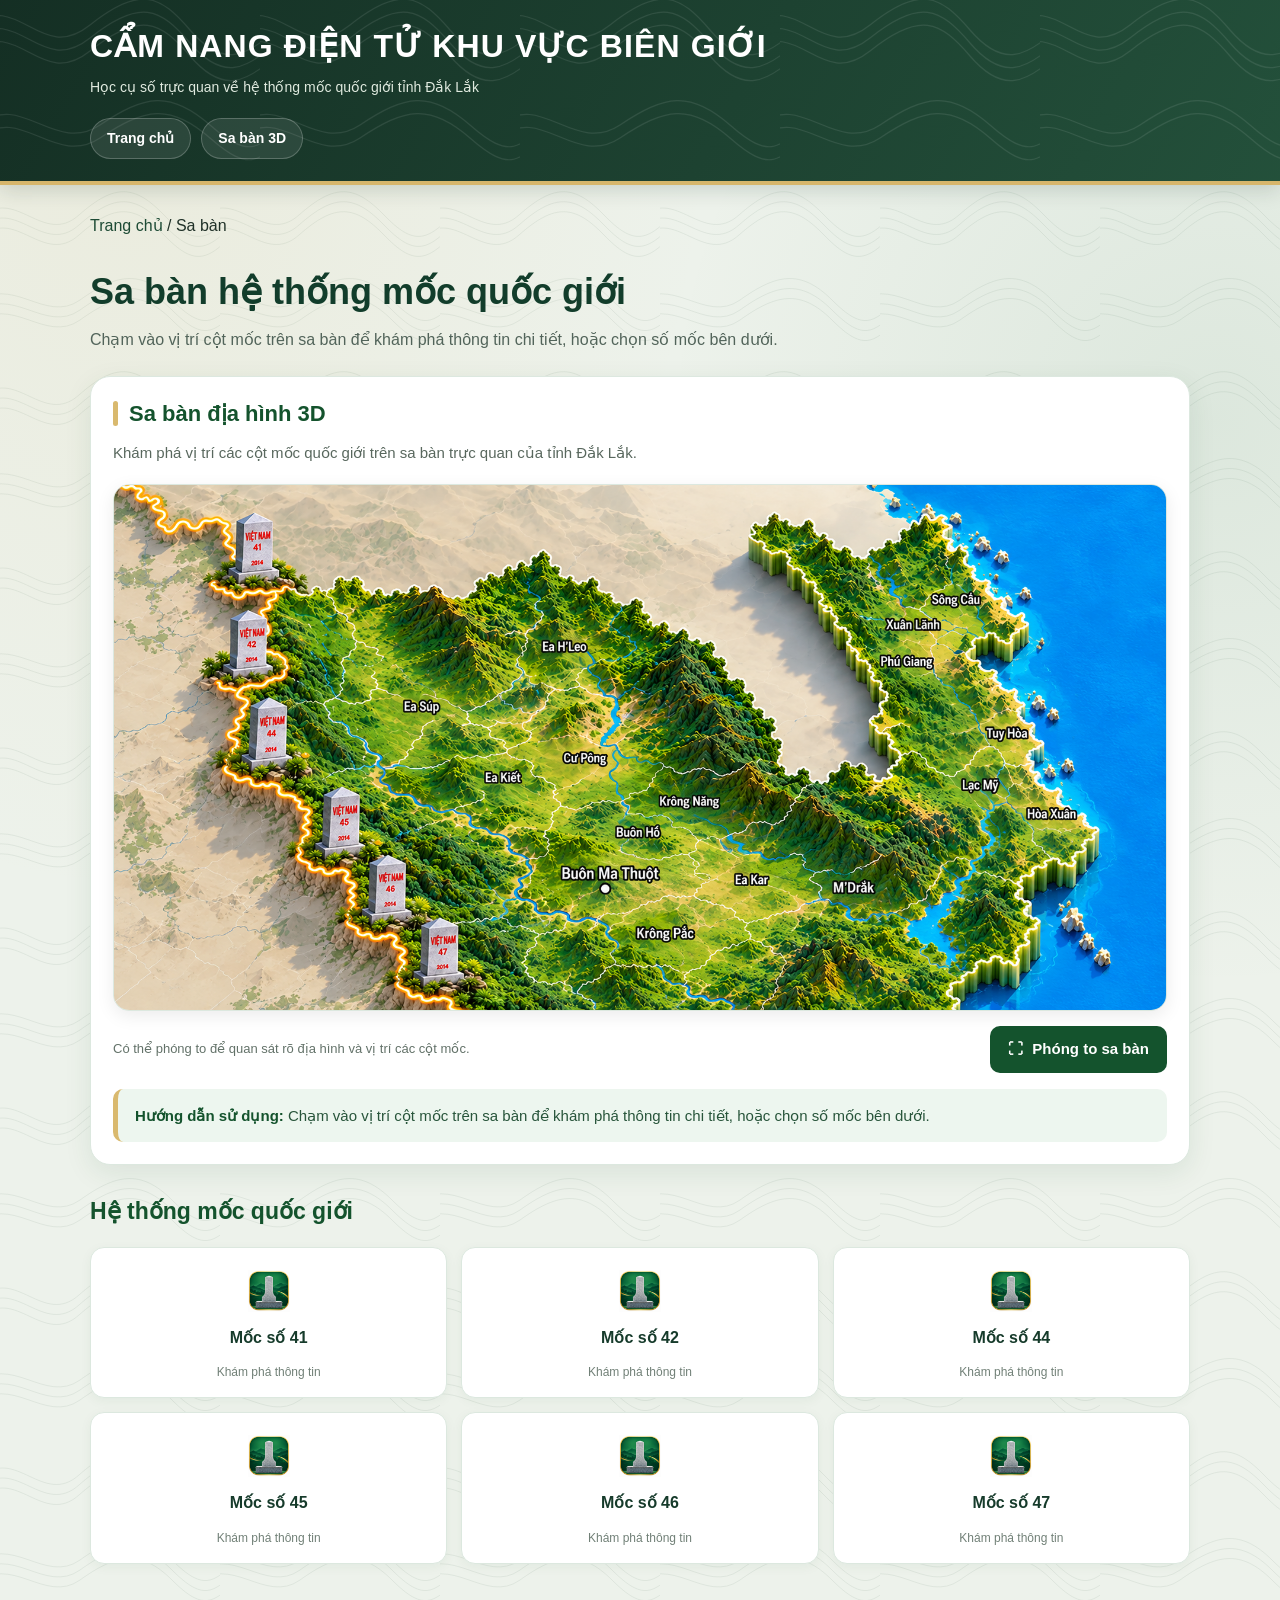
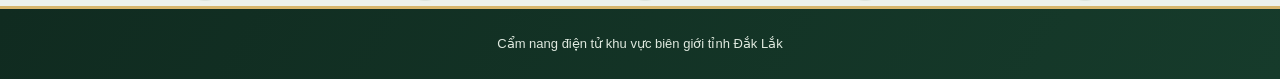
<file: saban.html>
<!doctype html>
<html lang="vi">
<head>
  <meta charset="utf-8">
  <meta name="viewport" content="width=device-width, initial-scale=1">
  <meta name="theme-color" content="#14532d">
  <title>Sa bàn hệ thống mốc quốc giới</title>
  <link rel="stylesheet" href="styles.css">
  <link rel="manifest" href="manifest.json">

  <style>
    /* ==============================
       KHUNG TRANG SA BÀN
    ============================== */

    .map-page-intro {
      margin: 18px 0 22px;
    }

    .map-page-intro h1 {
      margin-bottom: 12px;
      color: #123d2b;
      font-size: clamp(25px, 4vw, 36px);
      line-height: 1.25;
    }

    .map-page-intro p {
      margin: 0;
      color: #52645a;
      font-size: 16px;
      line-height: 1.7;
    }

    .map-main-card {
      position: relative;
      margin: 18px 0 28px;
      padding: 22px;
      overflow: hidden;
      background: #ffffff;
      border: 1px solid #dce8df;
      border-radius: 20px;
      box-shadow: 0 8px 28px rgba(20, 83, 45, 0.09);
    }

    .map-card-heading {
      display: flex;
      align-items: center;
      justify-content: space-between;
      flex-wrap: wrap;
      gap: 12px;
      margin-bottom: 12px;
    }

    .map-card-heading h2 {
      margin: 0;
      color: #14532d;
      font-size: 22px;
      line-height: 1.35;
    }

    .map-card-heading h2::before {
      content: "";
      display: inline-block;
      width: 5px;
      height: 25px;
      margin-right: 11px;
      vertical-align: -5px;
      background: #d9b96e;
      border-radius: 5px;
    }

    .map-card-description {
      margin: 0 0 18px;
      color: #59685e;
      font-size: 15px;
      line-height: 1.7;
    }

    /* ==============================
       SA BÀN VÀ CÁC VÙNG TƯƠNG TÁC
    ============================== */

    .map-frame {
      position: relative;
      width: 100%;
      overflow: hidden;
      line-height: 0;
      background: #e9efe5;
      border: 1px solid #dce8df;
      border-radius: 16px;
      box-shadow: 0 5px 18px rgba(0, 0, 0, 0.08);
    }

    .map-frame img {
      display: block;
      width: 100%;
      height: auto;
    }

    .map-hotspots {
      position: absolute;
      inset: 0;
      z-index: 10;
      pointer-events: none;
    }

    .map-hotspots a {
      position: absolute;
      display: block;
      z-index: 11;
      box-sizing: border-box;
      pointer-events: auto;
      cursor: pointer;
      border: 3px solid transparent;
      border-radius: 50%;
      background: transparent;
      transition: all 0.2s ease;
      -webkit-tap-highlight-color: rgba(250, 204, 21, 0.45);
    }

    .map-hotspots a:hover,
    .map-hotspots a:focus-visible {
      border-color: #facc15;
      background: rgba(250, 204, 21, 0.35);
      box-shadow:
        0 0 0 4px rgba(250, 204, 21, 0.25),
        0 0 22px 10px rgba(250, 204, 21, 0.95);
      outline: none;
    }

    .map-hotspots a:active {
      border-color: #ffffff;
      background: rgba(34, 197, 94, 0.45);
      box-shadow: 0 0 24px 12px rgba(34, 197, 94, 0.95);
    }

    .map-hotspots a:focus {
      border-color: #facc15;
    }

    /* ==============================
       NÚT PHÓNG TO SA BÀN
    ============================== */

    .map-toolbar {
      display: flex;
      justify-content: space-between;
      align-items: center;
      flex-wrap: wrap;
      gap: 12px;
      margin-top: 15px;
    }

    .map-toolbar-note {
      color: #637269;
      font-size: 13px;
      line-height: 1.5;
    }

    .map-zoom-button {
      display: inline-flex;
      align-items: center;
      justify-content: center;
      gap: 9px;
      min-height: 46px;
      padding: 11px 18px;
      color: #ffffff;
      background: #14532d;
      border: none;
      border-radius: 10px;
      font-size: 15px;
      font-weight: 700;
      cursor: pointer;
      transition: background 0.2s ease, transform 0.2s ease;
    }

    .map-zoom-button:hover {
      background: #166534;
      transform: translateY(-1px);
    }

    .map-zoom-button:focus-visible {
      outline: 3px solid #d9b96e;
      outline-offset: 3px;
    }

    /* ==============================
       CHÚ THÍCH HƯỚNG DẪN
    ============================== */

    .map-hint {
      margin-top: 16px;
      padding: 14px 17px;
      color: #28553b;
      background: #edf6ef;
      border-left: 5px solid #d9b96e;
      border-radius: 10px;
      font-size: 15px;
      line-height: 1.7;
    }

    .map-hint strong {
      color: #14532d;
    }

    /* ==============================
       DANH SÁCH CÁC MỐC QUỐC GIỚI
    ============================== */

    .marker-list-section {
      margin-top: 28px;
    }

    .marker-list-section h2 {
      margin-bottom: 16px;
      color: #14532d;
      font-size: 23px;
    }

    .marker-grid {
      display: grid;
      grid-template-columns: repeat(3, minmax(0, 1fr));
      gap: 14px;
    }

    .marker-card {
      display: flex;
      flex-direction: column;
      align-items: center;
      justify-content: center;
      gap: 9px;
      min-height: 135px;
      padding: 16px 12px;
      color: #174b32;
      text-align: center;
      text-decoration: none;
      background: #ffffff;
      border: 1px solid #dce8df;
      border-radius: 14px;
      box-shadow: 0 3px 12px rgba(20, 83, 45, 0.05);
      transition: transform 0.2s ease, box-shadow 0.2s ease;
    }

    .marker-card:hover {
      transform: translateY(-3px);
      box-shadow: 0 7px 18px rgba(20, 83, 45, 0.12);
    }

    .marker-card:focus-visible {
      outline: 3px solid #d9b96e;
      outline-offset: 3px;
    }

    .marker-card .marker-number.marker-icon {
      display: flex;
      align-items: center;
      justify-content: center;
      width: 58px;
      height: 58px;
      margin: 0;
      overflow: hidden;
      background: transparent;
      border: none;
      border-radius: 0;
    }

    .marker-card .marker-number.marker-icon img {
      display: block;
      width: 100%;
      height: 100%;
      object-fit: contain;
    }

    .marker-card strong {
      display: block;
      font-size: 16px;
      line-height: 1.4;
    }

    .marker-card small {
      display: block;
      color: #718077;
      font-size: 12px;
    }

    /* ==============================
       CỬA SỔ PHÓNG TO TOÀN MÀN HÌNH
    ============================== */

    .map-lightbox {
      position: fixed;
      inset: 0;
      z-index: 99999;
      display: none;
      align-items: center;
      justify-content: center;
      padding: 20px;
      background: rgba(5, 18, 11, 0.96);
    }

    .map-lightbox.active {
      display: flex;
    }

    .map-lightbox-content {
      position: relative;
      width: 100%;
      max-width: 1500px;
    }

    .map-lightbox .map-frame {
      width: 100%;
      max-height: 88vh;
      overflow: hidden;
      background: #111;
      border: 1px solid rgba(255, 255, 255, 0.25);
      border-radius: 10px;
      box-shadow: 0 10px 40px rgba(0, 0, 0, 0.4);
    }

    .map-lightbox .map-frame img {
      width: 100%;
      height: auto;
      max-height: 88vh;
      object-fit: contain;
    }

    .map-lightbox-close {
      position: absolute;
      top: -17px;
      right: -12px;
      z-index: 100001;
      display: flex;
      align-items: center;
      justify-content: center;
      width: 46px;
      height: 46px;
      color: #ffffff;
      background: #14532d;
      border: 2px solid #ffffff;
      border-radius: 50%;
      font-size: 28px;
      line-height: 1;
      cursor: pointer;
      box-shadow: 0 3px 12px rgba(0, 0, 0, 0.3);
    }

    .map-lightbox-caption {
      margin-top: 13px;
      color: #ffffff;
      text-align: center;
      font-size: 14px;
      line-height: 1.5;
    }

    body.map-lightbox-open {
      overflow: hidden;
    }

    /* ==============================
       TỐI ƯU CHO ĐIỆN THOẠI
    ============================== */

    @media (max-width: 600px) {
      .map-page-intro {
        margin: 12px 0 16px;
      }

      .map-page-intro h1 {
        font-size: 25px;
        line-height: 1.3;
      }

      .map-page-intro p {
        font-size: 14px;
      }

      .map-main-card {
        margin: 12px 0 22px;
        padding: 14px;
        border-radius: 16px;
      }

      .map-card-heading {
        margin-bottom: 9px;
      }

      .map-card-heading h2 {
        font-size: 19px;
      }

      .map-card-description {
        margin-bottom: 13px;
        font-size: 14px;
        line-height: 1.6;
      }

      .map-frame {
        border-radius: 11px;
      }

      .map-toolbar {
        align-items: stretch;
        flex-direction: column;
        gap: 10px;
      }

      .map-toolbar-note {
        font-size: 12px;
      }

      .map-zoom-button {
        width: 100%;
        min-height: 46px;
        font-size: 14px;
      }

      .map-hint {
        margin-top: 12px;
        padding: 12px 13px;
        font-size: 13px;
        line-height: 1.6;
      }

      .marker-list-section {
        margin-top: 22px;
      }

      .marker-list-section h2 {
        font-size: 20px;
      }

      .marker-grid {
        grid-template-columns: repeat(2, minmax(0, 1fr));
        gap: 10px;
      }

      .marker-card {
        min-height: 112px;
        padding: 12px 8px;
        gap: 6px;
        border-radius: 12px;
      }

      .marker-card .marker-number.marker-icon {
        width: 46px;
        height: 46px;
      }

      .marker-card strong {
        font-size: 14px;
      }

      .marker-card small {
        font-size: 11px;
      }

      .map-lightbox {
        padding: 10px;
      }

      .map-lightbox-content {
        width: 100%;
      }

      .map-lightbox .map-frame {
        max-height: 82vh;
        border-radius: 7px;
      }

      .map-lightbox .map-frame img {
        max-height: 82vh;
        width: 100%;
        object-fit: contain;
      }

      .map-lightbox-close {
        top: -12px;
        right: -4px;
        width: 40px;
        height: 40px;
        font-size: 25px;
      }

      .map-lightbox-caption {
        font-size: 12px;
      }
    }

    /* Khi điện thoại xoay ngang */
    @media (max-width: 900px) and (orientation: landscape) {
      .map-lightbox {
        padding: 8px;
      }

      .map-lightbox .map-frame {
        max-height: 88vh;
      }

      .map-lightbox .map-frame img {
        max-height: 88vh;
        width: 100%;
        object-fit: contain;
      }
    }
  </style>
</head>

<body>
  <header class="site-header">
    <div class="brand">CẨM NANG ĐIỆN TỬ KHU VỰC BIÊN GIỚI</div>
    <div class="subtitle">
      Học cụ số trực quan về hệ thống mốc quốc giới tỉnh Đắk Lắk
    </div>
    <nav class="nav">
      <a href="index.html">Trang chủ</a>
      <a href="saban.html">Sa bàn 3D</a>
    </nav>
  </header>

  <main class="container">
    <p class="breadcrumb">
      <a href="index.html">Trang chủ</a> / Sa bàn
    </p>

    <section class="map-page-intro">
      <h1>Sa bàn hệ thống mốc quốc giới</h1>
      <p>
        Chạm vào vị trí cột mốc trên sa bàn để khám phá thông tin chi tiết,
        hoặc chọn số mốc bên dưới.
      </p>
    </section>

    <section class="map-main-card">
      <div class="map-card-heading">
        <h2>Sa bàn địa hình 3D</h2>
      </div>

      <p class="map-card-description">
        Khám phá vị trí các cột mốc quốc giới trên sa bàn trực quan
        của tỉnh Đắk Lắk.
      </p>

      <div class="map-frame">
        <img
          src="assets/sa-ban-3d.png"
          alt="Sa bàn hệ thống mốc quốc giới"
          fetchpriority="high"
        >

        <div class="map-hotspots">
          <a href="pages/moc-41.html"
             aria-label="Mở thông tin mốc 41"
             title="Mốc 41"
             style="left:9%;top:4%;width:10%;height:17%"></a>

          <a href="pages/moc-42.html"
             aria-label="Mở thông tin mốc 42"
             title="Mốc 42"
             style="left:9%;top:23%;width:10%;height:17%"></a>

          <a href="pages/moc-44.html"
             aria-label="Mở thông tin mốc 44"
             title="Mốc 44"
             style="left:10%;top:42%;width:11%;height:17%"></a>

          <a href="pages/moc-45.html"
             aria-label="Mở thông tin mốc 45"
             title="Mốc 45"
             style="left:18%;top:59%;width:10%;height:17%"></a>

          <a href="pages/moc-46.html"
             aria-label="Mở thông tin mốc 46"
             title="Mốc 46"
             style="left:23%;top:72%;width:10%;height:17%"></a>

          <a href="pages/moc-47.html"
             aria-label="Mở thông tin mốc 47"
             title="Mốc 47"
             style="left:28%;top:84%;width:10%;height:15%"></a>
        </div>
      </div>

      <div class="map-toolbar">
        <span class="map-toolbar-note">
          Có thể phóng to để quan sát rõ địa hình và vị trí các cột mốc.
        </span>

        <button
          class="map-zoom-button"
          type="button"
          id="openMapZoom"
          aria-label="Phóng to sa bàn toàn màn hình"
        >
          <span aria-hidden="true">⛶</span>
          Phóng to sa bàn
        </button>
      </div>

      <div class="map-hint">
        <strong>Hướng dẫn sử dụng:</strong>
        Chạm vào vị trí cột mốc trên sa bàn để khám phá thông tin chi tiết,
        hoặc chọn số mốc bên dưới.
      </div>
    </section>

    <section class="marker-list-section">
      <h2>Hệ thống mốc quốc giới</h2>

      <div class="marker-grid">
        <a class="marker-card" href="pages/moc-41.html">
          <span class="marker-number marker-icon">
            <img src="assets/icon-cot-moc.png.png" alt="Biểu tượng cột mốc quốc giới">
          </span>
          <strong>Mốc số 41</strong>
          <small>Khám phá thông tin</small>
        </a>

        <a class="marker-card" href="pages/moc-42.html">
          <span class="marker-number marker-icon">
            <img src="assets/icon-cot-moc.png.png" alt="Biểu tượng cột mốc quốc giới">
          </span>
          <strong>Mốc số 42</strong>
          <small>Khám phá thông tin</small>
        </a>

        <a class="marker-card" href="pages/moc-44.html">
          <span class="marker-number marker-icon">
            <img src="assets/icon-cot-moc.png.png" alt="Biểu tượng cột mốc quốc giới">
          </span>
          <strong>Mốc số 44</strong>
          <small>Khám phá thông tin</small>
        </a>

        <a class="marker-card" href="pages/moc-45.html">
          <span class="marker-number marker-icon">
            <img src="assets/icon-cot-moc.png.png" alt="Biểu tượng cột mốc quốc giới">
          </span>
          <strong>Mốc số 45</strong>
          <small>Khám phá thông tin</small>
        </a>

        <a class="marker-card" href="pages/moc-46.html">
          <span class="marker-number marker-icon">
            <img src="assets/icon-cot-moc.png.png" alt="Biểu tượng cột mốc quốc giới">
          </span>
          <strong>Mốc số 46</strong>
          <small>Khám phá thông tin</small>
        </a>

        <a class="marker-card" href="pages/moc-47.html">
          <span class="marker-number marker-icon">
            <img src="assets/icon-cot-moc.png.png" alt="Biểu tượng cột mốc quốc giới">
          </span>
          <strong>Mốc số 47</strong>
          <small>Khám phá thông tin</small>
        </a>
      </div>
    </section>
  </main>

  <!-- CỬA SỔ PHÓNG TO SA BÀN -->
  <div
    class="map-lightbox"
    id="mapLightbox"
    role="dialog"
    aria-modal="true"
    aria-label="Sa bàn hệ thống mốc quốc giới phóng to"
    aria-hidden="true"
  >
    <div class="map-lightbox-content">
      <button
        class="map-lightbox-close"
        type="button"
        id="closeMapZoom"
        aria-label="Đóng sa bàn phóng to"
      >×</button>

      <div class="map-frame">
        <img
          src="assets/sa-ban-3d.png"
          alt="Sa bàn hệ thống mốc quốc giới phóng to"
        >

        <div class="map-hotspots">
          <a href="pages/moc-41.html"
             aria-label="Mở thông tin mốc 41"
             title="Mốc 41"
             style="left:9%;top:4%;width:10%;height:17%"></a>

          <a href="pages/moc-42.html"
             aria-label="Mở thông tin mốc 42"
             title="Mốc 42"
             style="left:9%;top:23%;width:10%;height:17%"></a>

          <a href="pages/moc-44.html"
             aria-label="Mở thông tin mốc 44"
             title="Mốc 44"
             style="left:10%;top:42%;width:11%;height:17%"></a>

          <a href="pages/moc-45.html"
             aria-label="Mở thông tin mốc 45"
             title="Mốc 45"
             style="left:18%;top:59%;width:10%;height:17%"></a>

          <a href="pages/moc-46.html"
             aria-label="Mở thông tin mốc 46"
             title="Mốc 46"
             style="left:23%;top:72%;width:10%;height:17%"></a>

          <a href="pages/moc-47.html"
             aria-label="Mở thông tin mốc 47"
             title="Mốc 47"
             style="left:28%;top:84%;width:10%;height:15%"></a>
        </div>
      </div>

      <p class="map-lightbox-caption">
        Chạm vào vị trí cột mốc để mở trang thông tin chi tiết.
        Xoay ngang điện thoại để quan sát sa bàn rõ hơn.
      </p>
    </div>
  </div>

  <footer class="site-footer">
    Cẩm nang điện tử khu vực biên giới tỉnh Đắk Lắk
  </footer>

  <script>
    /* ĐIỀU KHIỂN PHÓNG TO VÀ THU NHỎ SA BÀN */

    const mapLightbox = document.getElementById("mapLightbox");
    const openMapZoom = document.getElementById("openMapZoom");
    const closeMapZoom = document.getElementById("closeMapZoom");

    function showMapZoom() {
      mapLightbox.classList.add("active");
      mapLightbox.setAttribute("aria-hidden", "false");
      document.body.classList.add("map-lightbox-open");
      closeMapZoom.focus();
    }

    function hideMapZoom() {
      mapLightbox.classList.remove("active");
      mapLightbox.setAttribute("aria-hidden", "true");
      document.body.classList.remove("map-lightbox-open");
      openMapZoom.focus();
    }

    openMapZoom.addEventListener("click", showMapZoom);

    closeMapZoom.addEventListener("click", hideMapZoom);

    mapLightbox.addEventListener("click", function(event) {
      if (event.target === mapLightbox) {
        hideMapZoom();
      }
    });

    document.addEventListener("keydown", function(event) {
      if (
        event.key === "Escape" &&
        mapLightbox.classList.contains("active")
      ) {
        hideMapZoom();
      }
    });

    /* ĐĂNG KÝ SERVICE WORKER ĐỂ HỖ TRỢ SỬ DỤNG OFFLINE */

    if ("serviceWorker" in navigator &&
        location.protocol.startsWith("http")) {
      addEventListener("load", () => {
        navigator.serviceWorker
          .register("./service-worker.js")
          .catch(() => {});
      });
    }
  </script>
</body>
</html>
</file>
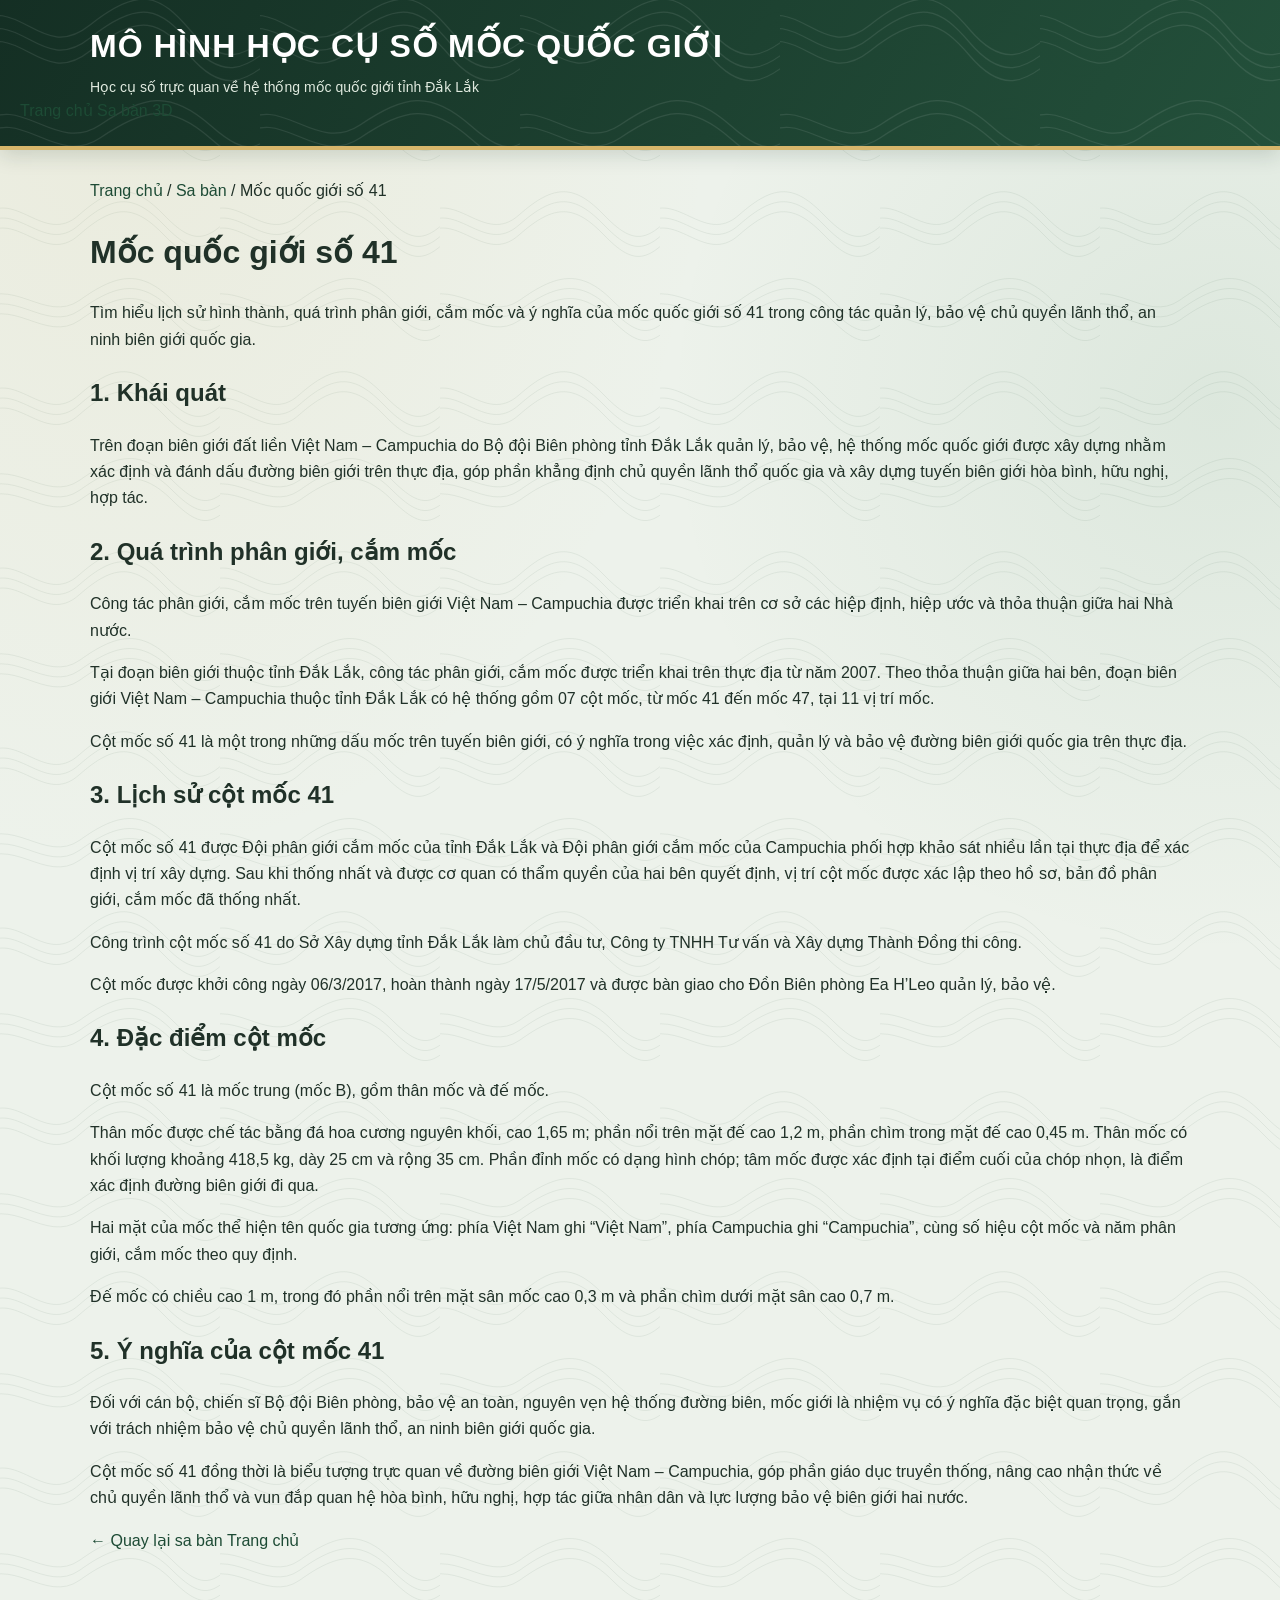
<file: pages/moc-41.html>
<!doctype html>
<html lang="vi">
<head>
  <meta charset="utf-8">
  <meta name="viewport" content="width=device-width,initial-scale=1">
  <title>Mốc quốc giới số 41 | Mô hình học cụ số mốc quốc giới</title>
  <link rel="stylesheet" href="../styles.css">
</head>
<body>
  <header class="site-header">
    <div class="brand">MÔ HÌNH HỌC CỤ SỐ MỐC QUỐC GIỚI</div>
    <div class="subtitle">Học cụ số trực quan về hệ thống mốc quốc giới tỉnh Đắk Lắk</div>
    <nav>
      <a href="../index.html">Trang chủ</a>
      <a href="../saban.html">Sa bàn 3D</a>
    </nav>
  </header>

  <main class="container">
    <p class="breadcrumbs">
      <a href="../index.html">Trang chủ</a> /
      <a href="../saban.html">Sa bàn</a> /
      Mốc quốc giới số 41
    </p>

    <h1>Mốc quốc giới số 41</h1>

    <p class="notice">
      Tìm hiểu lịch sử hình thành, quá trình phân giới, cắm mốc và ý nghĩa của mốc quốc giới số 41 trong công tác quản lý, bảo vệ chủ quyền lãnh thổ, an ninh biên giới quốc gia.
    </p>

    <section class="panel">
      <h2>1. Khái quát</h2>
      <p>Trên đoạn biên giới đất liền Việt Nam – Campuchia do Bộ đội Biên phòng tỉnh Đắk Lắk quản lý, bảo vệ, hệ thống mốc quốc giới được xây dựng nhằm xác định và đánh dấu đường biên giới trên thực địa, góp phần khẳng định chủ quyền lãnh thổ quốc gia và xây dựng tuyến biên giới hòa bình, hữu nghị, hợp tác.</p>
    </section>

    <section class="panel">
      <h2>2. Quá trình phân giới, cắm mốc</h2>
      <p>Công tác phân giới, cắm mốc trên tuyến biên giới Việt Nam – Campuchia được triển khai trên cơ sở các hiệp định, hiệp ước và thỏa thuận giữa hai Nhà nước.</p>
      <p>Tại đoạn biên giới thuộc tỉnh Đắk Lắk, công tác phân giới, cắm mốc được triển khai trên thực địa từ năm 2007. Theo thỏa thuận giữa hai bên, đoạn biên giới Việt Nam – Campuchia thuộc tỉnh Đắk Lắk có hệ thống gồm 07 cột mốc, từ mốc 41 đến mốc 47, tại 11 vị trí mốc.</p>
      <p>Cột mốc số 41 là một trong những dấu mốc trên tuyến biên giới, có ý nghĩa trong việc xác định, quản lý và bảo vệ đường biên giới quốc gia trên thực địa.</p>
    </section>

    <section class="panel">
      <h2>3. Lịch sử cột mốc 41</h2>
      <p>Cột mốc số 41 được Đội phân giới cắm mốc của tỉnh Đắk Lắk và Đội phân giới cắm mốc của Campuchia phối hợp khảo sát nhiều lần tại thực địa để xác định vị trí xây dựng. Sau khi thống nhất và được cơ quan có thẩm quyền của hai bên quyết định, vị trí cột mốc được xác lập theo hồ sơ, bản đồ phân giới, cắm mốc đã thống nhất.</p>
      <p>Công trình cột mốc số 41 do Sở Xây dựng tỉnh Đắk Lắk làm chủ đầu tư, Công ty TNHH Tư vấn và Xây dựng Thành Đồng thi công.</p>
      <p>Cột mốc được khởi công ngày 06/3/2017, hoàn thành ngày 17/5/2017 và được bàn giao cho Đồn Biên phòng Ea H’Leo quản lý, bảo vệ.</p>
    </section>

    <section class="panel">
      <h2>4. Đặc điểm cột mốc</h2>
      <p>Cột mốc số 41 là mốc trung (mốc B), gồm thân mốc và đế mốc.</p>
      <p>Thân mốc được chế tác bằng đá hoa cương nguyên khối, cao 1,65 m; phần nổi trên mặt đế cao 1,2 m, phần chìm trong mặt đế cao 0,45 m. Thân mốc có khối lượng khoảng 418,5 kg, dày 25 cm và rộng 35 cm. Phần đỉnh mốc có dạng hình chóp; tâm mốc được xác định tại điểm cuối của chóp nhọn, là điểm xác định đường biên giới đi qua.</p>
      <p>Hai mặt của mốc thể hiện tên quốc gia tương ứng: phía Việt Nam ghi “Việt Nam”, phía Campuchia ghi “Campuchia”, cùng số hiệu cột mốc và năm phân giới, cắm mốc theo quy định.</p>
      <p>Đế mốc có chiều cao 1 m, trong đó phần nổi trên mặt sân mốc cao 0,3 m và phần chìm dưới mặt sân cao 0,7 m.</p>
    </section>

    <section class="panel">
      <h2>5. Ý nghĩa của cột mốc 41</h2>
      <p>Đối với cán bộ, chiến sĩ Bộ đội Biên phòng, bảo vệ an toàn, nguyên vẹn hệ thống đường biên, mốc giới là nhiệm vụ có ý nghĩa đặc biệt quan trọng, gắn với trách nhiệm bảo vệ chủ quyền lãnh thổ, an ninh biên giới quốc gia.</p>
      <p>Cột mốc số 41 đồng thời là biểu tượng trực quan về đường biên giới Việt Nam – Campuchia, góp phần giáo dục truyền thống, nâng cao nhận thức về chủ quyền lãnh thổ và vun đắp quan hệ hòa bình, hữu nghị, hợp tác giữa nhân dân và lực lượng bảo vệ biên giới hai nước.</p>
    </section>

    <a class="button" href="../saban.html">← Quay lại sa bàn</a>
    <a class="button" href="../index.html">Trang chủ</a>
  </main>

  <footer>
    Học cụ số trực quan về hệ thống mốc quốc giới tỉnh Đắk Lắk
  </footer>
</body>
</html>
</file>
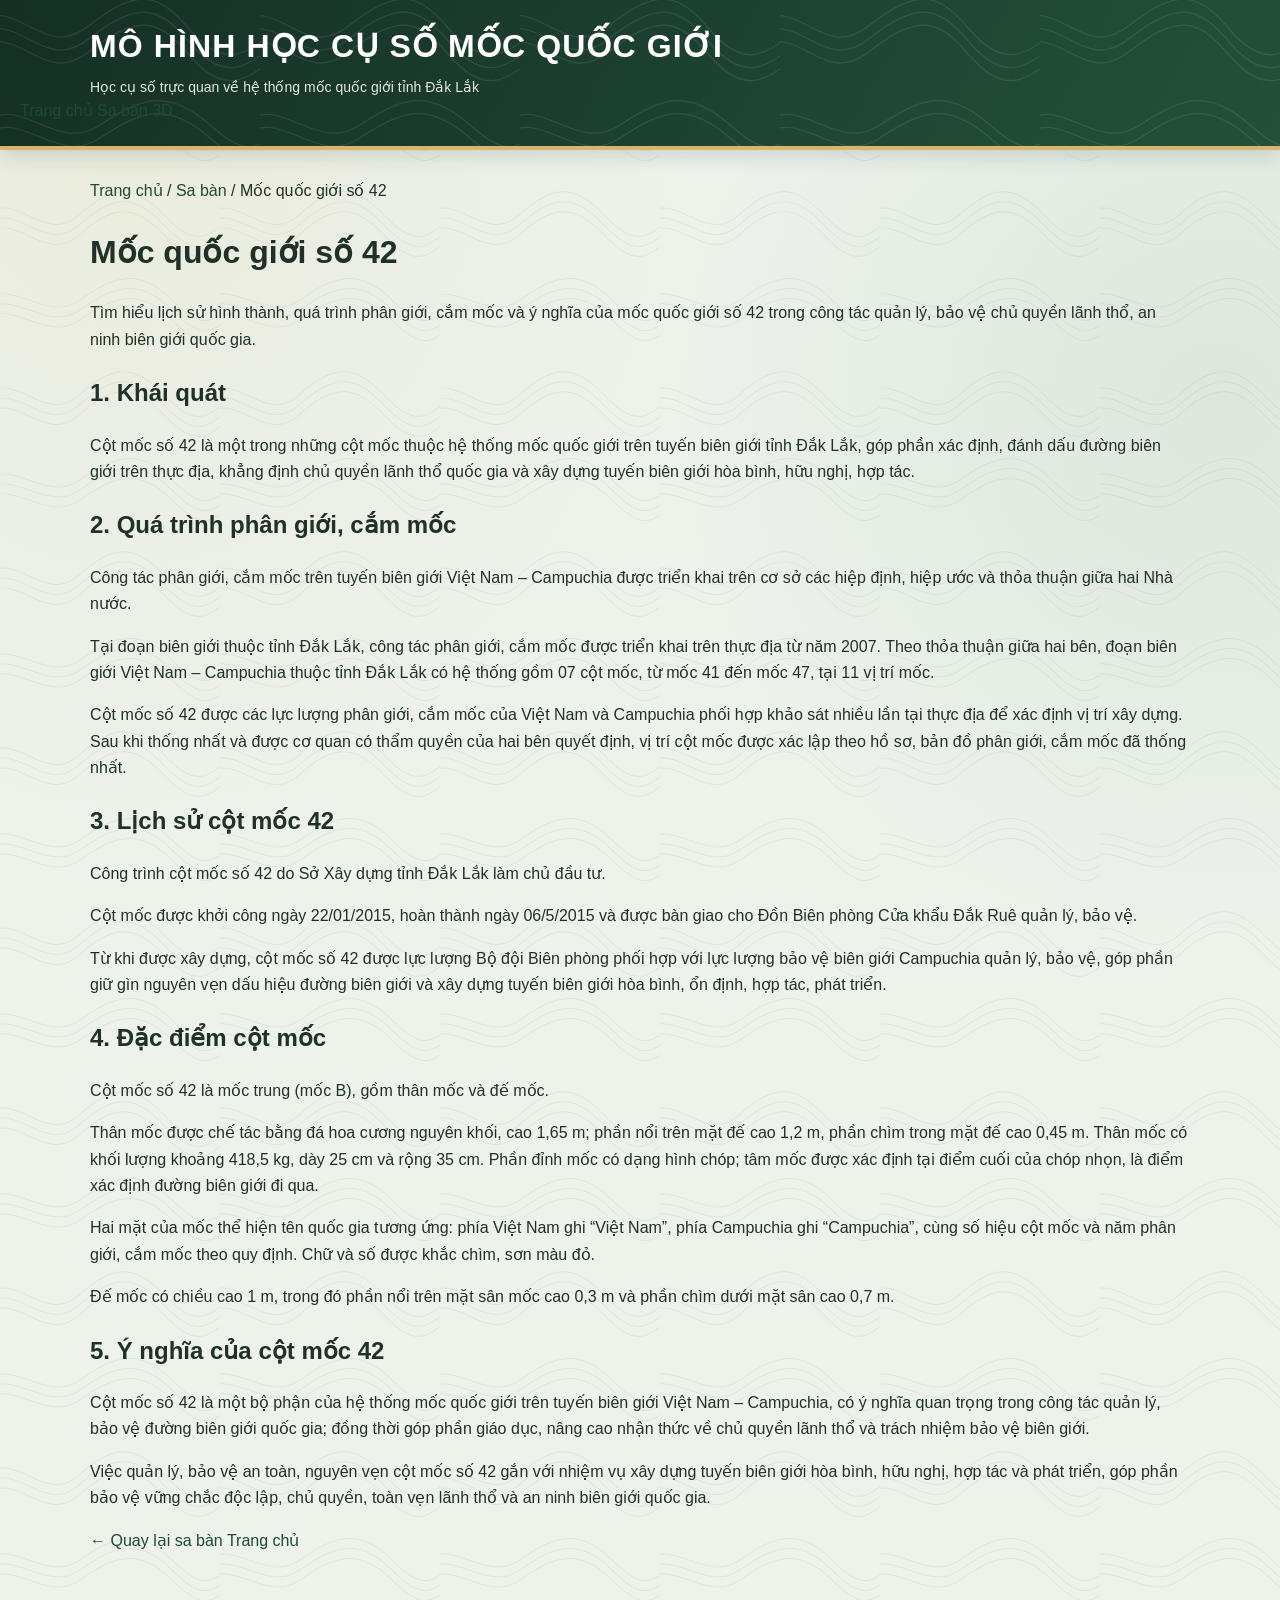
<file: pages/moc-42.html>
<!doctype html>
<html lang="vi">
<head>
  <meta charset="utf-8">
  <meta name="viewport" content="width=device-width,initial-scale=1">
  <title>Mốc quốc giới số 42 | Mô hình học cụ số mốc quốc giới</title>
  <link rel="stylesheet" href="../styles.css">
</head>
<body>
  <header class="site-header">
    <div class="brand">MÔ HÌNH HỌC CỤ SỐ MỐC QUỐC GIỚI</div>
    <div class="subtitle">Học cụ số trực quan về hệ thống mốc quốc giới tỉnh Đắk Lắk</div>
    <nav>
      <a href="../index.html">Trang chủ</a>
      <a href="../saban.html">Sa bàn 3D</a>
    </nav>
  </header>

  <main class="container">
    <p class="breadcrumbs">
      <a href="../index.html">Trang chủ</a> /
      <a href="../saban.html">Sa bàn</a> /
      Mốc quốc giới số 42
    </p>

    <h1>Mốc quốc giới số 42</h1>

    <p class="notice">
      Tìm hiểu lịch sử hình thành, quá trình phân giới, cắm mốc và ý nghĩa của mốc quốc giới số 42 trong công tác quản lý, bảo vệ chủ quyền lãnh thổ, an ninh biên giới quốc gia.
    </p>

    <section class="panel">
      <h2>1. Khái quát</h2>
      <p>Cột mốc số 42 là một trong những cột mốc thuộc hệ thống mốc quốc giới trên tuyến biên giới tỉnh Đắk Lắk, góp phần xác định, đánh dấu đường biên giới trên thực địa, khẳng định chủ quyền lãnh thổ quốc gia và xây dựng tuyến biên giới hòa bình, hữu nghị, hợp tác.</p>
    </section>

    <section class="panel">
      <h2>2. Quá trình phân giới, cắm mốc</h2>
      <p>Công tác phân giới, cắm mốc trên tuyến biên giới Việt Nam – Campuchia được triển khai trên cơ sở các hiệp định, hiệp ước và thỏa thuận giữa hai Nhà nước.</p>
      <p>Tại đoạn biên giới thuộc tỉnh Đắk Lắk, công tác phân giới, cắm mốc được triển khai trên thực địa từ năm 2007. Theo thỏa thuận giữa hai bên, đoạn biên giới Việt Nam – Campuchia thuộc tỉnh Đắk Lắk có hệ thống gồm 07 cột mốc, từ mốc 41 đến mốc 47, tại 11 vị trí mốc.</p>
      <p>Cột mốc số 42 được các lực lượng phân giới, cắm mốc của Việt Nam và Campuchia phối hợp khảo sát nhiều lần tại thực địa để xác định vị trí xây dựng. Sau khi thống nhất và được cơ quan có thẩm quyền của hai bên quyết định, vị trí cột mốc được xác lập theo hồ sơ, bản đồ phân giới, cắm mốc đã thống nhất.</p>
    </section>

    <section class="panel">
      <h2>3. Lịch sử cột mốc 42</h2>
      <p>Công trình cột mốc số 42 do Sở Xây dựng tỉnh Đắk Lắk làm chủ đầu tư.</p>
      <p>Cột mốc được khởi công ngày 22/01/2015, hoàn thành ngày 06/5/2015 và được bàn giao cho Đồn Biên phòng Cửa khẩu Đắk Ruê quản lý, bảo vệ.</p>
      <p>Từ khi được xây dựng, cột mốc số 42 được lực lượng Bộ đội Biên phòng phối hợp với lực lượng bảo vệ biên giới Campuchia quản lý, bảo vệ, góp phần giữ gìn nguyên vẹn dấu hiệu đường biên giới và xây dựng tuyến biên giới hòa bình, ổn định, hợp tác, phát triển.</p>
    </section>

    <section class="panel">
      <h2>4. Đặc điểm cột mốc</h2>
      <p>Cột mốc số 42 là mốc trung (mốc B), gồm thân mốc và đế mốc.</p>
      <p>Thân mốc được chế tác bằng đá hoa cương nguyên khối, cao 1,65 m; phần nổi trên mặt đế cao 1,2 m, phần chìm trong mặt đế cao 0,45 m. Thân mốc có khối lượng khoảng 418,5 kg, dày 25 cm và rộng 35 cm. Phần đỉnh mốc có dạng hình chóp; tâm mốc được xác định tại điểm cuối của chóp nhọn, là điểm xác định đường biên giới đi qua.</p>
      <p>Hai mặt của mốc thể hiện tên quốc gia tương ứng: phía Việt Nam ghi “Việt Nam”, phía Campuchia ghi “Campuchia”, cùng số hiệu cột mốc và năm phân giới, cắm mốc theo quy định. Chữ và số được khắc chìm, sơn màu đỏ.</p>
      <p>Đế mốc có chiều cao 1 m, trong đó phần nổi trên mặt sân mốc cao 0,3 m và phần chìm dưới mặt sân cao 0,7 m.</p>
    </section>

    <section class="panel">
      <h2>5. Ý nghĩa của cột mốc 42</h2>
      <p>Cột mốc số 42 là một bộ phận của hệ thống mốc quốc giới trên tuyến biên giới Việt Nam – Campuchia, có ý nghĩa quan trọng trong công tác quản lý, bảo vệ đường biên giới quốc gia; đồng thời góp phần giáo dục, nâng cao nhận thức về chủ quyền lãnh thổ và trách nhiệm bảo vệ biên giới.</p>
      <p>Việc quản lý, bảo vệ an toàn, nguyên vẹn cột mốc số 42 gắn với nhiệm vụ xây dựng tuyến biên giới hòa bình, hữu nghị, hợp tác và phát triển, góp phần bảo vệ vững chắc độc lập, chủ quyền, toàn vẹn lãnh thổ và an ninh biên giới quốc gia.</p>
    </section>

    <a class="button" href="../saban.html">← Quay lại sa bàn</a>
    <a class="button" href="../index.html">Trang chủ</a>
  </main>

  <footer>
    Học cụ số trực quan về hệ thống mốc quốc giới tỉnh Đắk Lắk
  </footer>
</body>
</html>
</file>
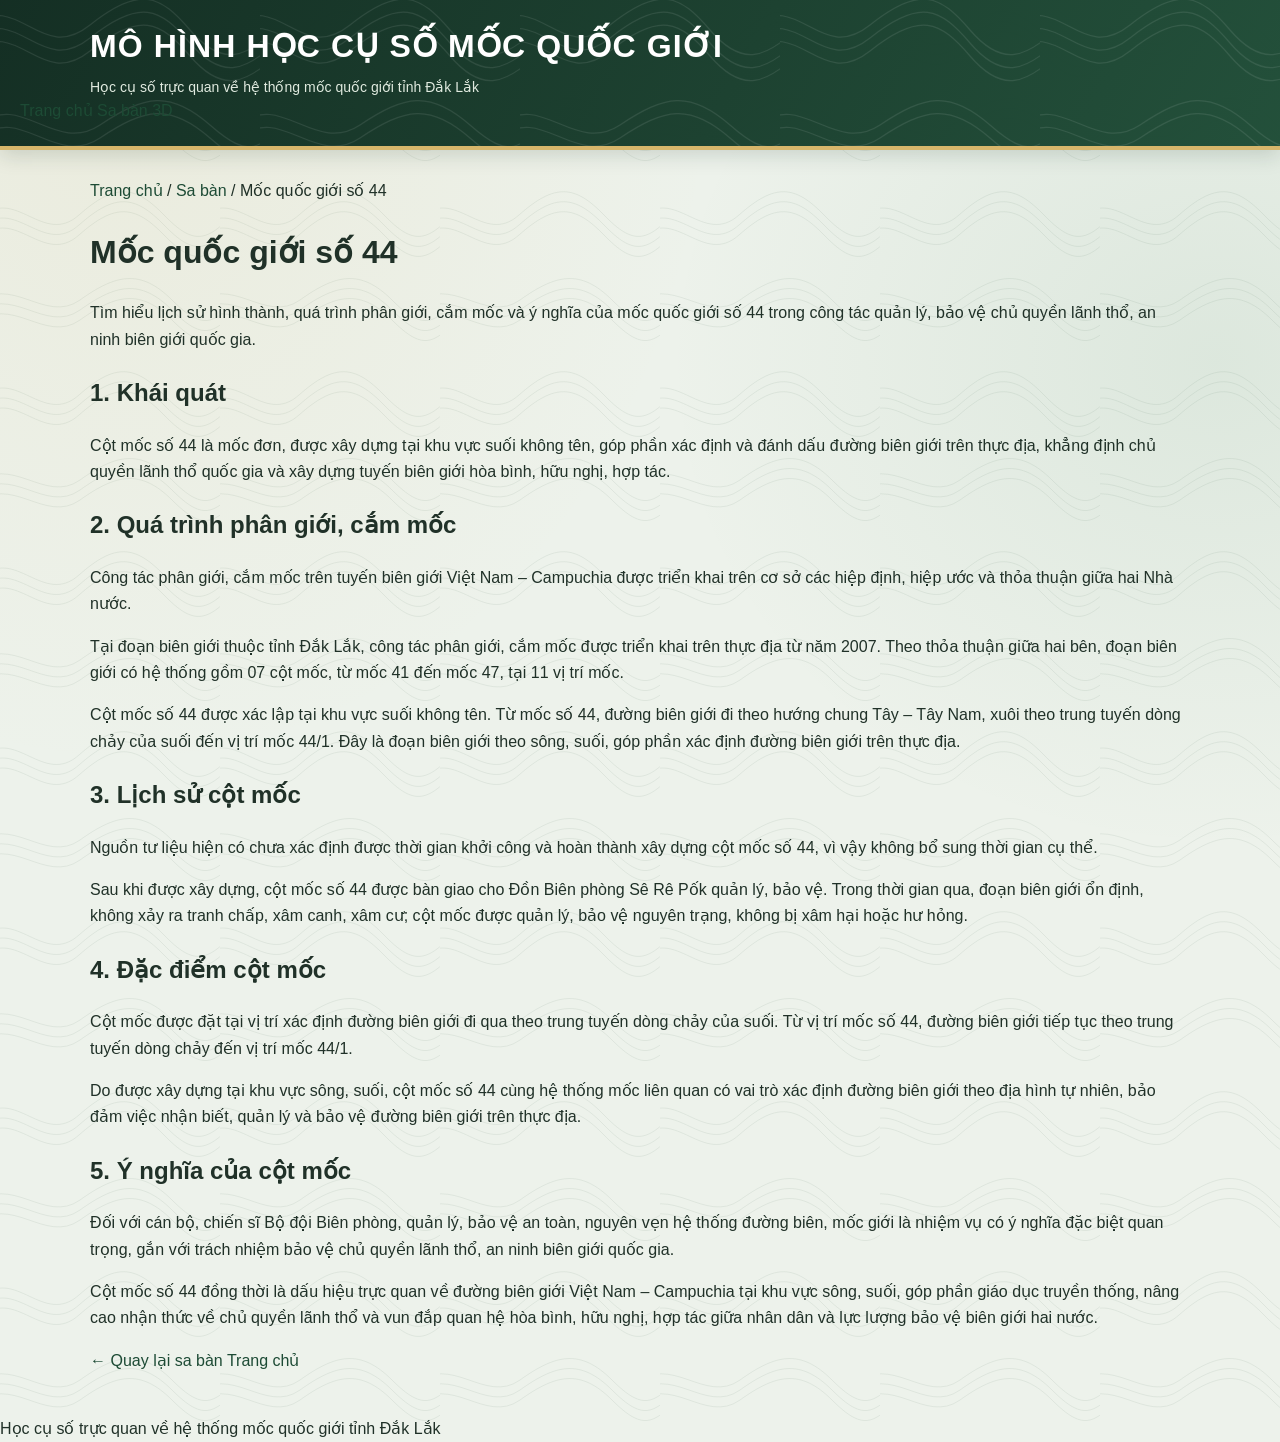
<file: pages/moc-44.html>
<!doctype html>
<html lang="vi">
<head>
  <meta charset="utf-8">
  <meta name="viewport" content="width=device-width,initial-scale=1">
  <title>Mốc quốc giới số 44 | Mô hình học cụ số mốc quốc giới</title>
  <link rel="stylesheet" href="../styles.css">
</head>
<body>
  <header class="site-header">
    <div class="brand">MÔ HÌNH HỌC CỤ SỐ MỐC QUỐC GIỚI</div>
    <div class="subtitle">Học cụ số trực quan về hệ thống mốc quốc giới tỉnh Đắk Lắk</div>
    <nav>
      <a href="../index.html">Trang chủ</a>
      <a href="../saban.html">Sa bàn 3D</a>
    </nav>
  </header>

  <main class="container">
    <p class="breadcrumbs">
      <a href="../index.html">Trang chủ</a> /
      <a href="../saban.html">Sa bàn</a> /
      Mốc quốc giới số 44
    </p>

    <h1>Mốc quốc giới số 44</h1>

    <p class="notice">
      Tìm hiểu lịch sử hình thành, quá trình phân giới, cắm mốc và ý nghĩa của mốc quốc giới số 44 trong công tác quản lý, bảo vệ chủ quyền lãnh thổ, an ninh biên giới quốc gia.
    </p>

    <section class="panel">
      <h2>1. Khái quát</h2>
      <p>Cột mốc số 44 là mốc đơn, được xây dựng tại khu vực suối không tên, góp phần xác định và đánh dấu đường biên giới trên thực địa, khẳng định chủ quyền lãnh thổ quốc gia và xây dựng tuyến biên giới hòa bình, hữu nghị, hợp tác.</p>
    </section>

    <section class="panel">
      <h2>2. Quá trình phân giới, cắm mốc</h2>
      <p>Công tác phân giới, cắm mốc trên tuyến biên giới Việt Nam – Campuchia được triển khai trên cơ sở các hiệp định, hiệp ước và thỏa thuận giữa hai Nhà nước.</p>
      <p>Tại đoạn biên giới thuộc tỉnh Đắk Lắk, công tác phân giới, cắm mốc được triển khai trên thực địa từ năm 2007. Theo thỏa thuận giữa hai bên, đoạn biên giới có hệ thống gồm 07 cột mốc, từ mốc 41 đến mốc 47, tại 11 vị trí mốc.</p>
      <p>Cột mốc số 44 được xác lập tại khu vực suối không tên. Từ mốc số 44, đường biên giới đi theo hướng chung Tây – Tây Nam, xuôi theo trung tuyến dòng chảy của suối đến vị trí mốc 44/1. Đây là đoạn biên giới theo sông, suối, góp phần xác định đường biên giới trên thực địa.</p>
    </section>

    <section class="panel">
      <h2>3. Lịch sử cột mốc</h2>
      <p>Nguồn tư liệu hiện có chưa xác định được thời gian khởi công và hoàn thành xây dựng cột mốc số 44, vì vậy không bổ sung thời gian cụ thể.</p>
      <p>Sau khi được xây dựng, cột mốc số 44 được bàn giao cho Đồn Biên phòng Sê Rê Pốk quản lý, bảo vệ. Trong thời gian qua, đoạn biên giới ổn định, không xảy ra tranh chấp, xâm canh, xâm cư; cột mốc được quản lý, bảo vệ nguyên trạng, không bị xâm hại hoặc hư hỏng.</p>
    </section>

    <section class="panel">
      <h2>4. Đặc điểm cột mốc</h2>
      <p>Cột mốc được đặt tại vị trí xác định đường biên giới đi qua theo trung tuyến dòng chảy của suối. Từ vị trí mốc số 44, đường biên giới tiếp tục theo trung tuyến dòng chảy đến vị trí mốc 44/1.</p>
      <p>Do được xây dựng tại khu vực sông, suối, cột mốc số 44 cùng hệ thống mốc liên quan có vai trò xác định đường biên giới theo địa hình tự nhiên, bảo đảm việc nhận biết, quản lý và bảo vệ đường biên giới trên thực địa.</p>
    </section>

    <section class="panel">
      <h2>5. Ý nghĩa của cột mốc</h2>
      <p>Đối với cán bộ, chiến sĩ Bộ đội Biên phòng, quản lý, bảo vệ an toàn, nguyên vẹn hệ thống đường biên, mốc giới là nhiệm vụ có ý nghĩa đặc biệt quan trọng, gắn với trách nhiệm bảo vệ chủ quyền lãnh thổ, an ninh biên giới quốc gia.</p>
      <p>Cột mốc số 44 đồng thời là dấu hiệu trực quan về đường biên giới Việt Nam – Campuchia tại khu vực sông, suối, góp phần giáo dục truyền thống, nâng cao nhận thức về chủ quyền lãnh thổ và vun đắp quan hệ hòa bình, hữu nghị, hợp tác giữa nhân dân và lực lượng bảo vệ biên giới hai nước.</p>
    </section>

    <a class="button" href="../saban.html">← Quay lại sa bàn</a>
    <a class="button" href="../index.html">Trang chủ</a>
  </main>

  <footer>
    Học cụ số trực quan về hệ thống mốc quốc giới tỉnh Đắk Lắk
  </footer>
</body>
</html>
</file>
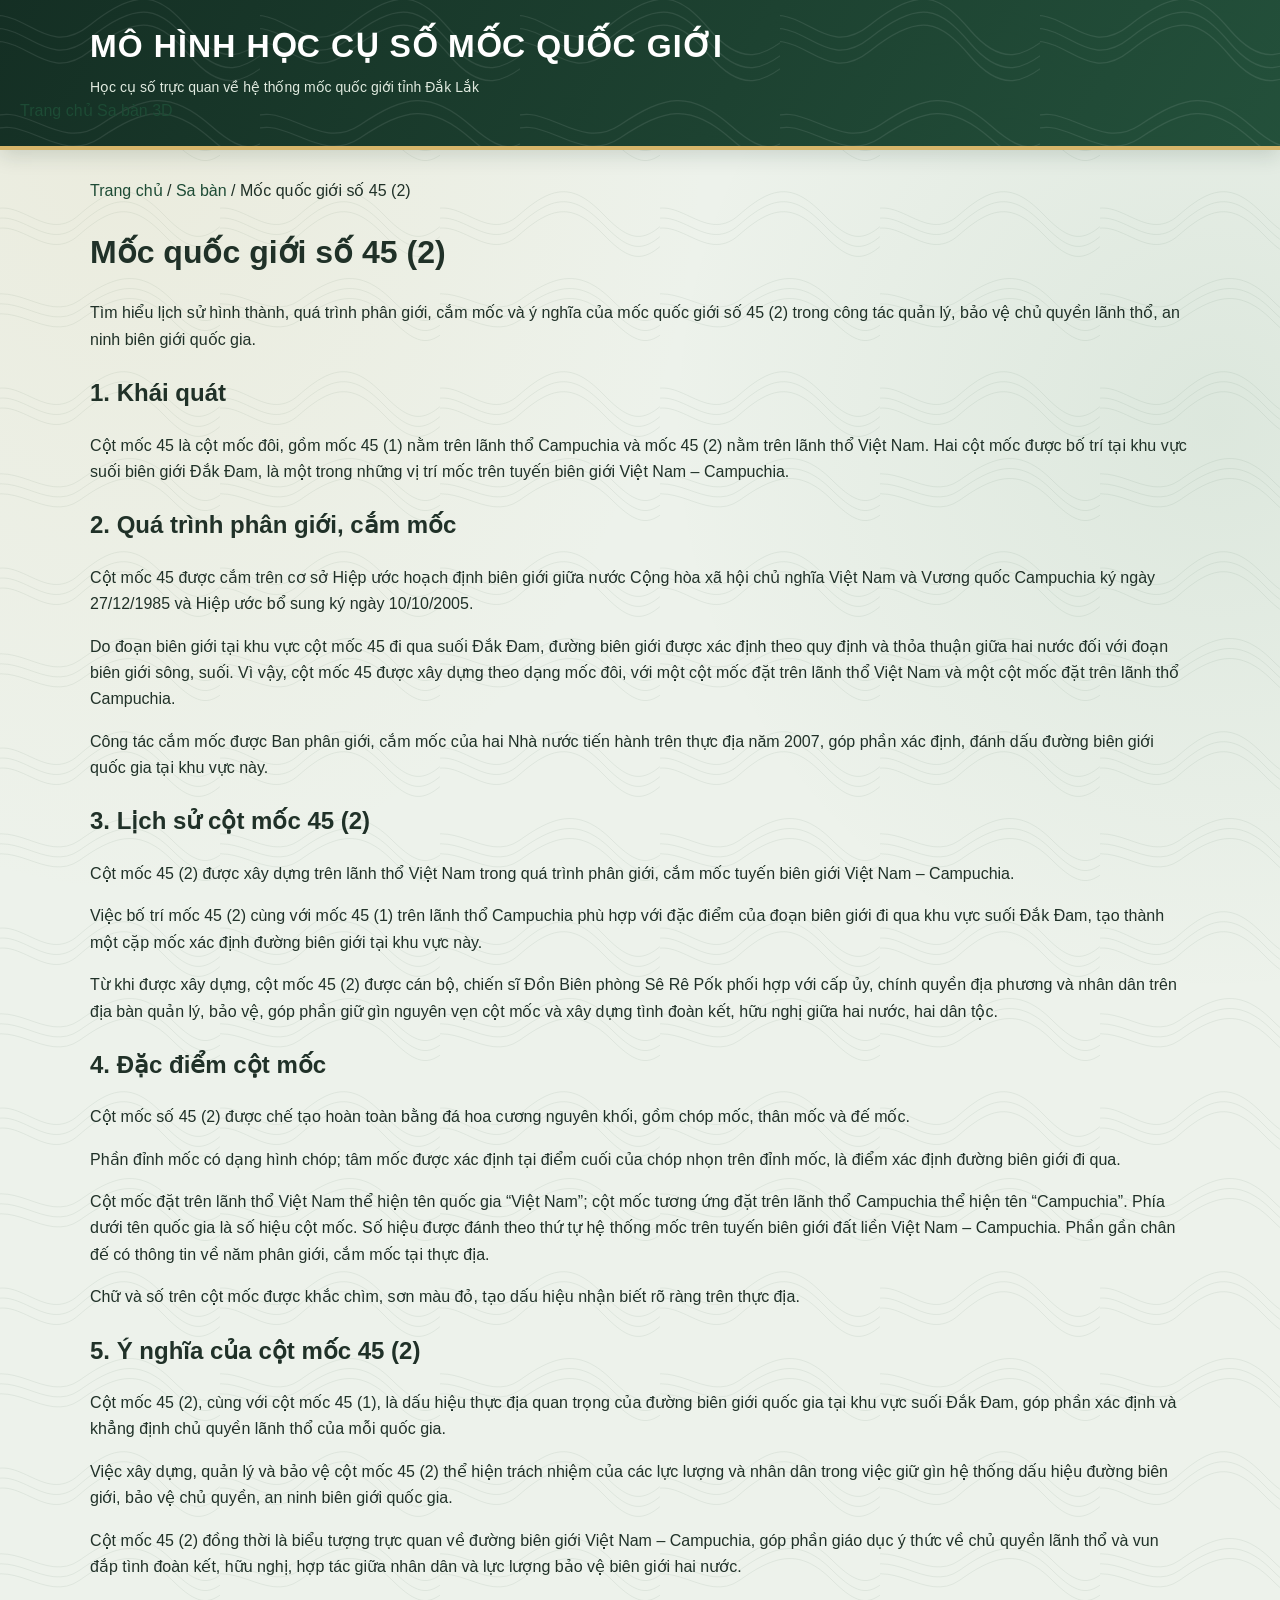
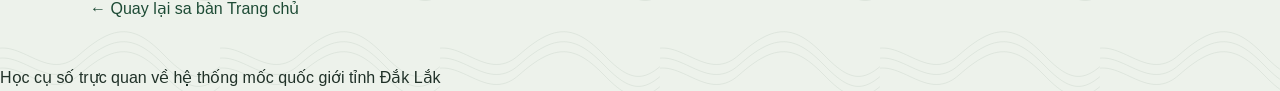
<file: pages/moc-45.html>
<!doctype html>
<html lang="vi">
<head>
  <meta charset="utf-8">
  <meta name="viewport" content="width=device-width,initial-scale=1">
  <title>Mốc quốc giới số 45 (2) | Mô hình học cụ số mốc quốc giới</title>
  <link rel="stylesheet" href="../styles.css">
</head>
<body>
  <header class="site-header">
    <div class="brand">MÔ HÌNH HỌC CỤ SỐ MỐC QUỐC GIỚI</div>
    <div class="subtitle">Học cụ số trực quan về hệ thống mốc quốc giới tỉnh Đắk Lắk</div>
    <nav>
      <a href="../index.html">Trang chủ</a>
      <a href="../saban.html">Sa bàn 3D</a>
    </nav>
  </header>

  <main class="container">
    <p class="breadcrumbs">
      <a href="../index.html">Trang chủ</a> /
      <a href="../saban.html">Sa bàn</a> /
      Mốc quốc giới số 45 (2)
    </p>

    <h1>Mốc quốc giới số 45 (2)</h1>

    <p class="notice">
      Tìm hiểu lịch sử hình thành, quá trình phân giới, cắm mốc và ý nghĩa của mốc quốc giới số 45 (2) trong công tác quản lý, bảo vệ chủ quyền lãnh thổ, an ninh biên giới quốc gia.
    </p>

    <section class="panel">
      <h2>1. Khái quát</h2>
      <p>Cột mốc 45 là cột mốc đôi, gồm mốc 45 (1) nằm trên lãnh thổ Campuchia và mốc 45 (2) nằm trên lãnh thổ Việt Nam. Hai cột mốc được bố trí tại khu vực suối biên giới Đắk Đam, là một trong những vị trí mốc trên tuyến biên giới Việt Nam – Campuchia.</p>
    </section>

    <section class="panel">
      <h2>2. Quá trình phân giới, cắm mốc</h2>
      <p>Cột mốc 45 được cắm trên cơ sở Hiệp ước hoạch định biên giới giữa nước Cộng hòa xã hội chủ nghĩa Việt Nam và Vương quốc Campuchia ký ngày 27/12/1985 và Hiệp ước bổ sung ký ngày 10/10/2005.</p>
      <p>Do đoạn biên giới tại khu vực cột mốc 45 đi qua suối Đắk Đam, đường biên giới được xác định theo quy định và thỏa thuận giữa hai nước đối với đoạn biên giới sông, suối. Vì vậy, cột mốc 45 được xây dựng theo dạng mốc đôi, với một cột mốc đặt trên lãnh thổ Việt Nam và một cột mốc đặt trên lãnh thổ Campuchia.</p>
      <p>Công tác cắm mốc được Ban phân giới, cắm mốc của hai Nhà nước tiến hành trên thực địa năm 2007, góp phần xác định, đánh dấu đường biên giới quốc gia tại khu vực này.</p>
    </section>

    <section class="panel">
      <h2>3. Lịch sử cột mốc 45 (2)</h2>
      <p>Cột mốc 45 (2) được xây dựng trên lãnh thổ Việt Nam trong quá trình phân giới, cắm mốc tuyến biên giới Việt Nam – Campuchia.</p>
      <p>Việc bố trí mốc 45 (2) cùng với mốc 45 (1) trên lãnh thổ Campuchia phù hợp với đặc điểm của đoạn biên giới đi qua khu vực suối Đắk Đam, tạo thành một cặp mốc xác định đường biên giới tại khu vực này.</p>
      <p>Từ khi được xây dựng, cột mốc 45 (2) được cán bộ, chiến sĩ Đồn Biên phòng Sê Rê Pốk phối hợp với cấp ủy, chính quyền địa phương và nhân dân trên địa bàn quản lý, bảo vệ, góp phần giữ gìn nguyên vẹn cột mốc và xây dựng tình đoàn kết, hữu nghị giữa hai nước, hai dân tộc.</p>
    </section>

    <section class="panel">
      <h2>4. Đặc điểm cột mốc</h2>
      <p>Cột mốc số 45 (2) được chế tạo hoàn toàn bằng đá hoa cương nguyên khối, gồm chóp mốc, thân mốc và đế mốc.</p>
      <p>Phần đỉnh mốc có dạng hình chóp; tâm mốc được xác định tại điểm cuối của chóp nhọn trên đỉnh mốc, là điểm xác định đường biên giới đi qua.</p>
      <p>Cột mốc đặt trên lãnh thổ Việt Nam thể hiện tên quốc gia “Việt Nam”; cột mốc tương ứng đặt trên lãnh thổ Campuchia thể hiện tên “Campuchia”. Phía dưới tên quốc gia là số hiệu cột mốc. Số hiệu được đánh theo thứ tự hệ thống mốc trên tuyến biên giới đất liền Việt Nam – Campuchia. Phần gần chân đế có thông tin về năm phân giới, cắm mốc tại thực địa.</p>
      <p>Chữ và số trên cột mốc được khắc chìm, sơn màu đỏ, tạo dấu hiệu nhận biết rõ ràng trên thực địa.</p>
    </section>

    <section class="panel">
      <h2>5. Ý nghĩa của cột mốc 45 (2)</h2>
      <p>Cột mốc 45 (2), cùng với cột mốc 45 (1), là dấu hiệu thực địa quan trọng của đường biên giới quốc gia tại khu vực suối Đắk Đam, góp phần xác định và khẳng định chủ quyền lãnh thổ của mỗi quốc gia.</p>
      <p>Việc xây dựng, quản lý và bảo vệ cột mốc 45 (2) thể hiện trách nhiệm của các lực lượng và nhân dân trong việc giữ gìn hệ thống dấu hiệu đường biên giới, bảo vệ chủ quyền, an ninh biên giới quốc gia.</p>
      <p>Cột mốc 45 (2) đồng thời là biểu tượng trực quan về đường biên giới Việt Nam – Campuchia, góp phần giáo dục ý thức về chủ quyền lãnh thổ và vun đắp tình đoàn kết, hữu nghị, hợp tác giữa nhân dân và lực lượng bảo vệ biên giới hai nước.</p>
    </section>

    <a class="button" href="../saban.html">← Quay lại sa bàn</a>
    <a class="button" href="../index.html">Trang chủ</a>
  </main>

  <footer>
    Học cụ số trực quan về hệ thống mốc quốc giới tỉnh Đắk Lắk
  </footer>
</body>
</html>
</file>
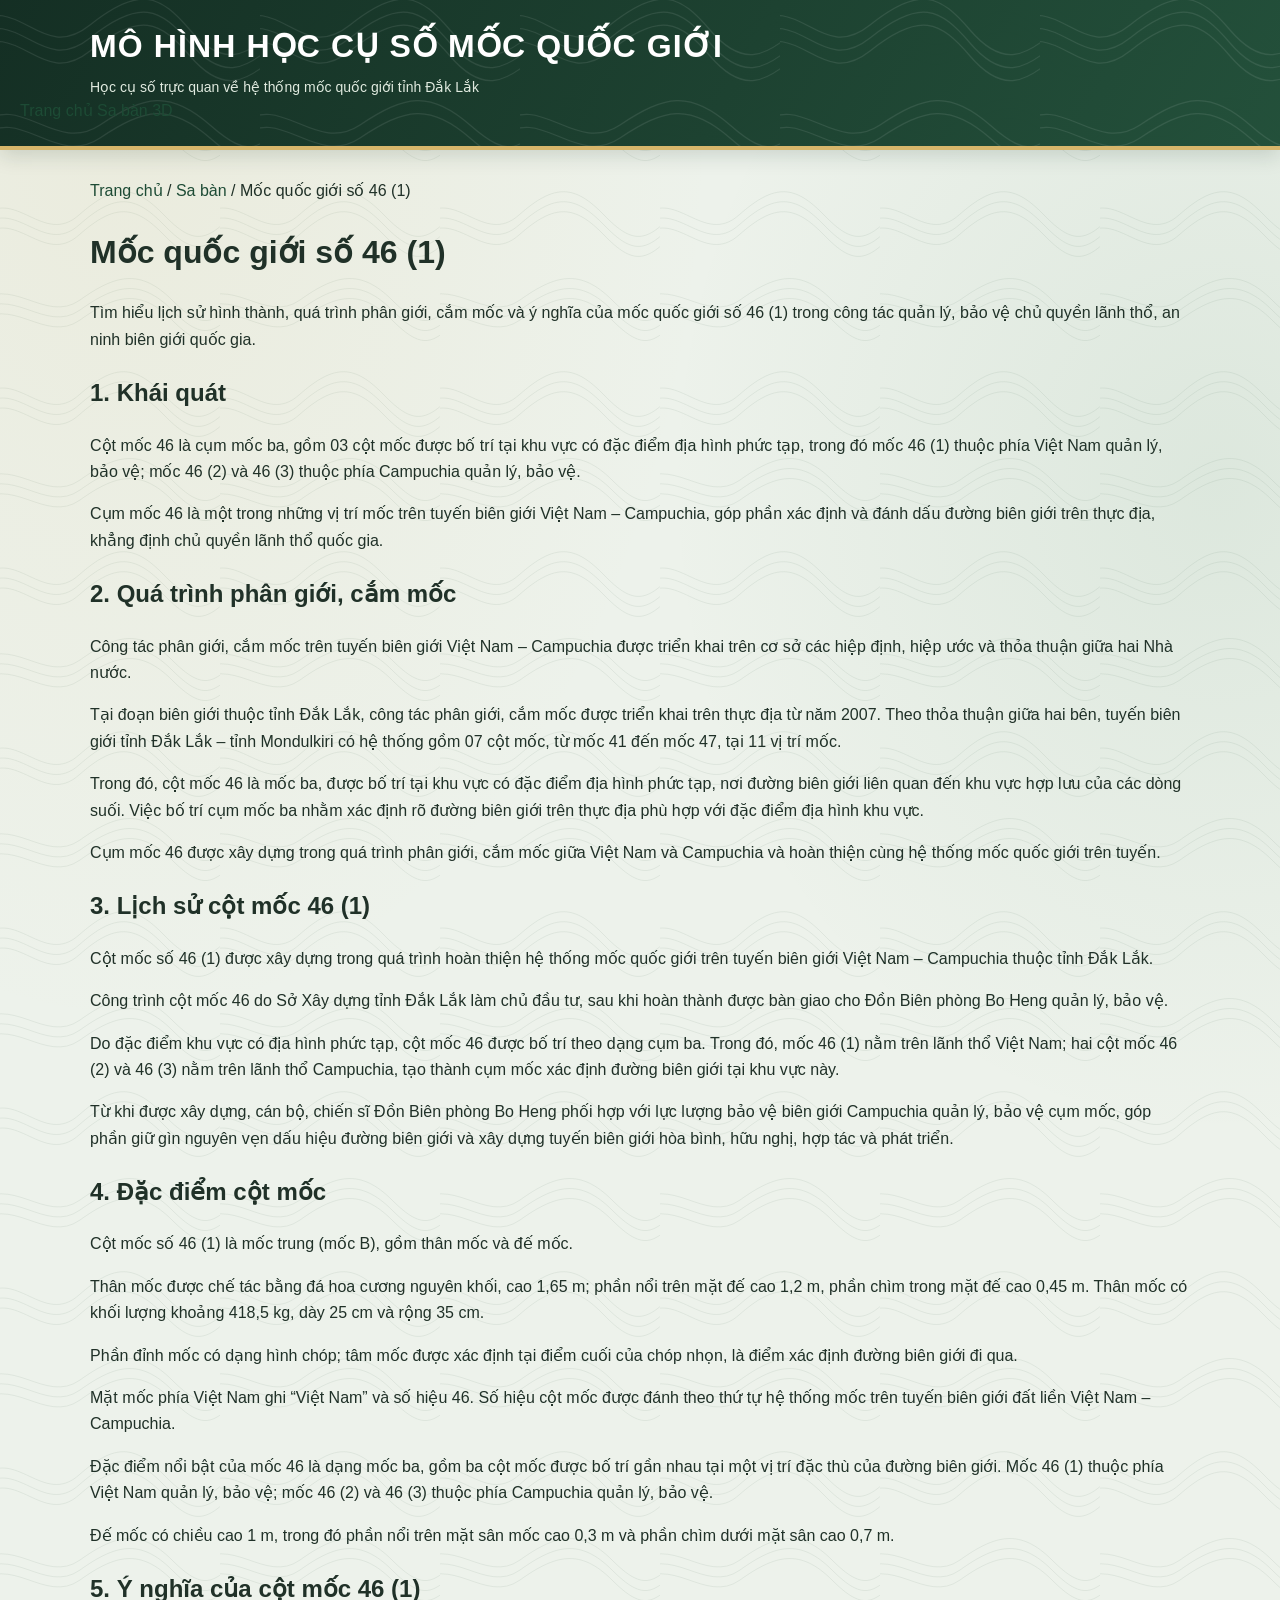
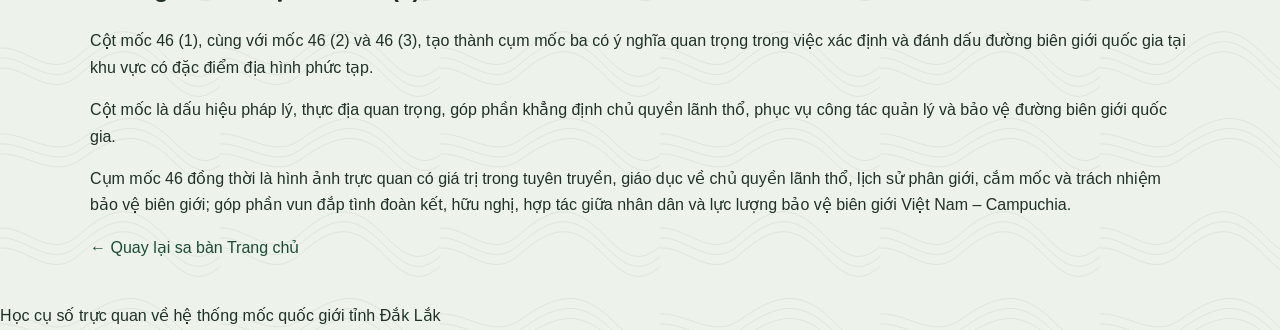
<file: pages/moc-46.html>
<!doctype html>
<html lang="vi">
<head>
  <meta charset="utf-8">
  <meta name="viewport" content="width=device-width,initial-scale=1">
  <title>Mốc quốc giới số 46 (1) | Mô hình học cụ số mốc quốc giới</title>
  <link rel="stylesheet" href="../styles.css">
</head>
<body>
  <header class="site-header">
    <div class="brand">MÔ HÌNH HỌC CỤ SỐ MỐC QUỐC GIỚI</div>
    <div class="subtitle">Học cụ số trực quan về hệ thống mốc quốc giới tỉnh Đắk Lắk</div>
    <nav>
      <a href="../index.html">Trang chủ</a>
      <a href="../saban.html">Sa bàn 3D</a>
    </nav>
  </header>

  <main class="container">
    <p class="breadcrumbs">
      <a href="../index.html">Trang chủ</a> /
      <a href="../saban.html">Sa bàn</a> /
      Mốc quốc giới số 46 (1)
    </p>

    <h1>Mốc quốc giới số 46 (1)</h1>

    <p class="notice">
      Tìm hiểu lịch sử hình thành, quá trình phân giới, cắm mốc và ý nghĩa của mốc quốc giới số 46 (1) trong công tác quản lý, bảo vệ chủ quyền lãnh thổ, an ninh biên giới quốc gia.
    </p>

    <section class="panel">
      <h2>1. Khái quát</h2>
      <p>Cột mốc 46 là cụm mốc ba, gồm 03 cột mốc được bố trí tại khu vực có đặc điểm địa hình phức tạp, trong đó mốc 46 (1) thuộc phía Việt Nam quản lý, bảo vệ; mốc 46 (2) và 46 (3) thuộc phía Campuchia quản lý, bảo vệ.</p>
      <p>Cụm mốc 46 là một trong những vị trí mốc trên tuyến biên giới Việt Nam – Campuchia, góp phần xác định và đánh dấu đường biên giới trên thực địa, khẳng định chủ quyền lãnh thổ quốc gia.</p>
    </section>

    <section class="panel">
      <h2>2. Quá trình phân giới, cắm mốc</h2>
      <p>Công tác phân giới, cắm mốc trên tuyến biên giới Việt Nam – Campuchia được triển khai trên cơ sở các hiệp định, hiệp ước và thỏa thuận giữa hai Nhà nước.</p>
      <p>Tại đoạn biên giới thuộc tỉnh Đắk Lắk, công tác phân giới, cắm mốc được triển khai trên thực địa từ năm 2007. Theo thỏa thuận giữa hai bên, tuyến biên giới tỉnh Đắk Lắk – tỉnh Mondulkiri có hệ thống gồm 07 cột mốc, từ mốc 41 đến mốc 47, tại 11 vị trí mốc.</p>
      <p>Trong đó, cột mốc 46 là mốc ba, được bố trí tại khu vực có đặc điểm địa hình phức tạp, nơi đường biên giới liên quan đến khu vực hợp lưu của các dòng suối. Việc bố trí cụm mốc ba nhằm xác định rõ đường biên giới trên thực địa phù hợp với đặc điểm địa hình khu vực.</p>
      <p>Cụm mốc 46 được xây dựng trong quá trình phân giới, cắm mốc giữa Việt Nam và Campuchia và hoàn thiện cùng hệ thống mốc quốc giới trên tuyến.</p>
    </section>

    <section class="panel">
      <h2>3. Lịch sử cột mốc 46 (1)</h2>
      <p>Cột mốc số 46 (1) được xây dựng trong quá trình hoàn thiện hệ thống mốc quốc giới trên tuyến biên giới Việt Nam – Campuchia thuộc tỉnh Đắk Lắk.</p>
      <p>Công trình cột mốc 46 do Sở Xây dựng tỉnh Đắk Lắk làm chủ đầu tư, sau khi hoàn thành được bàn giao cho Đồn Biên phòng Bo Heng quản lý, bảo vệ.</p>
      <p>Do đặc điểm khu vực có địa hình phức tạp, cột mốc 46 được bố trí theo dạng cụm ba. Trong đó, mốc 46 (1) nằm trên lãnh thổ Việt Nam; hai cột mốc 46 (2) và 46 (3) nằm trên lãnh thổ Campuchia, tạo thành cụm mốc xác định đường biên giới tại khu vực này.</p>
      <p>Từ khi được xây dựng, cán bộ, chiến sĩ Đồn Biên phòng Bo Heng phối hợp với lực lượng bảo vệ biên giới Campuchia quản lý, bảo vệ cụm mốc, góp phần giữ gìn nguyên vẹn dấu hiệu đường biên giới và xây dựng tuyến biên giới hòa bình, hữu nghị, hợp tác và phát triển.</p>
    </section>

    <section class="panel">
      <h2>4. Đặc điểm cột mốc</h2>
      <p>Cột mốc số 46 (1) là mốc trung (mốc B), gồm thân mốc và đế mốc.</p>
      <p>Thân mốc được chế tác bằng đá hoa cương nguyên khối, cao 1,65 m; phần nổi trên mặt đế cao 1,2 m, phần chìm trong mặt đế cao 0,45 m. Thân mốc có khối lượng khoảng 418,5 kg, dày 25 cm và rộng 35 cm.</p>
      <p>Phần đỉnh mốc có dạng hình chóp; tâm mốc được xác định tại điểm cuối của chóp nhọn, là điểm xác định đường biên giới đi qua.</p>
      <p>Mặt mốc phía Việt Nam ghi “Việt Nam” và số hiệu 46. Số hiệu cột mốc được đánh theo thứ tự hệ thống mốc trên tuyến biên giới đất liền Việt Nam – Campuchia.</p>
      <p>Đặc điểm nổi bật của mốc 46 là dạng mốc ba, gồm ba cột mốc được bố trí gần nhau tại một vị trí đặc thù của đường biên giới. Mốc 46 (1) thuộc phía Việt Nam quản lý, bảo vệ; mốc 46 (2) và 46 (3) thuộc phía Campuchia quản lý, bảo vệ.</p>
      <p>Đế mốc có chiều cao 1 m, trong đó phần nổi trên mặt sân mốc cao 0,3 m và phần chìm dưới mặt sân cao 0,7 m.</p>
    </section>

    <section class="panel">
      <h2>5. Ý nghĩa của cột mốc 46 (1)</h2>
      <p>Cột mốc 46 (1), cùng với mốc 46 (2) và 46 (3), tạo thành cụm mốc ba có ý nghĩa quan trọng trong việc xác định và đánh dấu đường biên giới quốc gia tại khu vực có đặc điểm địa hình phức tạp.</p>
      <p>Cột mốc là dấu hiệu pháp lý, thực địa quan trọng, góp phần khẳng định chủ quyền lãnh thổ, phục vụ công tác quản lý và bảo vệ đường biên giới quốc gia.</p>
      <p>Cụm mốc 46 đồng thời là hình ảnh trực quan có giá trị trong tuyên truyền, giáo dục về chủ quyền lãnh thổ, lịch sử phân giới, cắm mốc và trách nhiệm bảo vệ biên giới; góp phần vun đắp tình đoàn kết, hữu nghị, hợp tác giữa nhân dân và lực lượng bảo vệ biên giới Việt Nam – Campuchia.</p>
    </section>

    <a class="button" href="../saban.html">← Quay lại sa bàn</a>
    <a class="button" href="../index.html">Trang chủ</a>
  </main>

  <footer>
    Học cụ số trực quan về hệ thống mốc quốc giới tỉnh Đắk Lắk
  </footer>
</body>
</html>
</file>
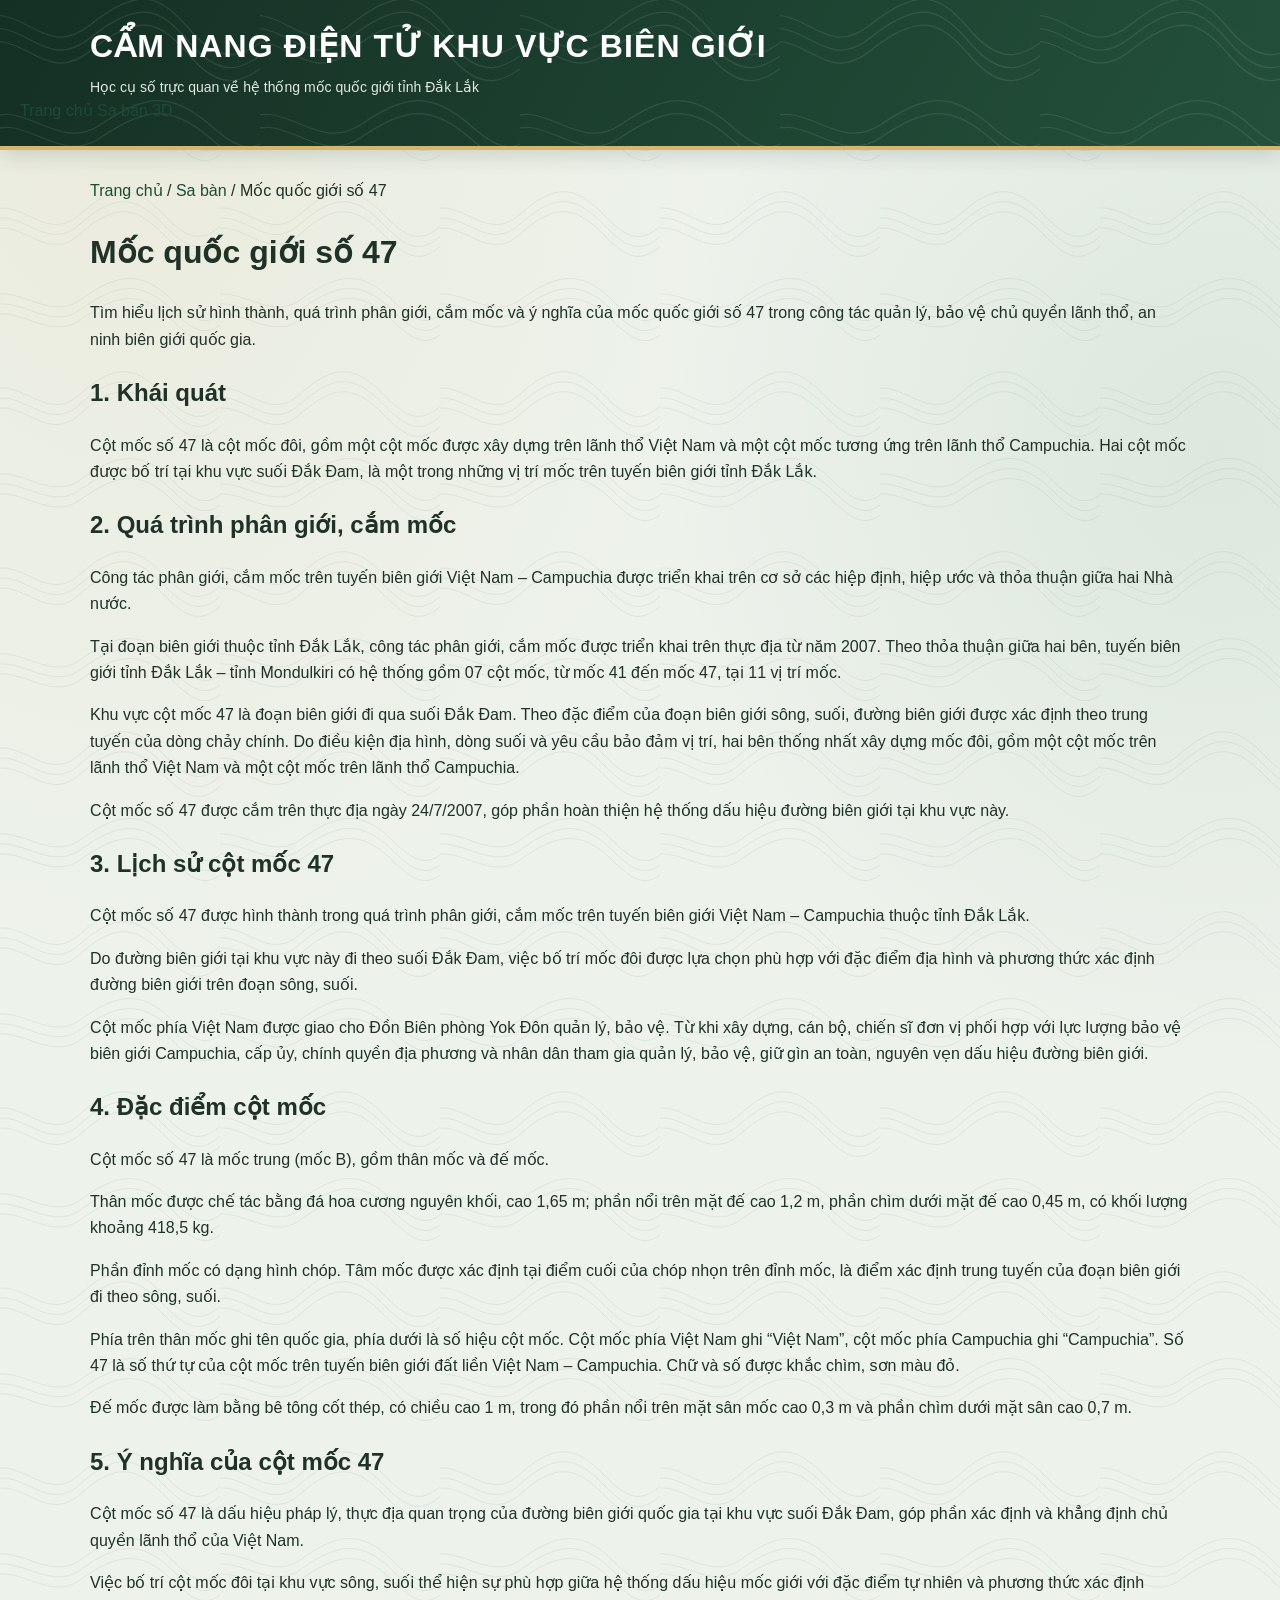
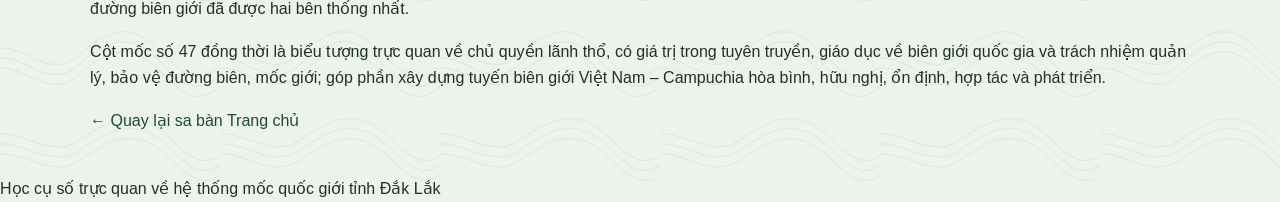
<file: pages/moc-47.html>
<!doctype html>
<html lang="vi">
<head>
<meta charset="utf-8">
<meta name="viewport" content="width=device-width,initial-scale=1">
<title>Mốc quốc giới số 47 | Cẩm nang</title>
<link rel="stylesheet" href="../styles.css">
</head>
<body>
<header class="site-header">
<div class="brand">CẨM NANG ĐIỆN TỬ KHU VỰC BIÊN GIỚI</div>
<div class="subtitle">Học cụ số trực quan về hệ thống mốc quốc giới tỉnh Đắk Lắk</div>
<nav>
<a href="../index.html">Trang chủ</a>
<a href="../saban.html">Sa bàn 3D</a>
</nav>
</header>

<main class="container">
<p class="breadcrumbs">
<a href="../index.html">Trang chủ</a> /
<a href="../saban.html">Sa bàn</a> /
Mốc quốc giới số 47
</p>

<h1>Mốc quốc giới số 47</h1>

<p class="notice">Tìm hiểu lịch sử hình thành, quá trình phân giới, cắm mốc và ý nghĩa của mốc quốc giới số 47 trong công tác quản lý, bảo vệ chủ quyền lãnh thổ, an ninh biên giới quốc gia.</p>

<section class='panel'>
<h2>1. Khái quát</h2>
<p>Cột mốc số 47 là cột mốc đôi, gồm một cột mốc được xây dựng trên lãnh thổ Việt Nam và một cột mốc tương ứng trên lãnh thổ Campuchia. Hai cột mốc được bố trí tại khu vực suối Đắk Đam, là một trong những vị trí mốc trên tuyến biên giới tỉnh Đắk Lắk.</p>
</section>

<section class='panel'>
<h2>2. Quá trình phân giới, cắm mốc</h2>
<p>Công tác phân giới, cắm mốc trên tuyến biên giới Việt Nam – Campuchia được triển khai trên cơ sở các hiệp định, hiệp ước và thỏa thuận giữa hai Nhà nước.</p>
<p>Tại đoạn biên giới thuộc tỉnh Đắk Lắk, công tác phân giới, cắm mốc được triển khai trên thực địa từ năm 2007. Theo thỏa thuận giữa hai bên, tuyến biên giới tỉnh Đắk Lắk – tỉnh Mondulkiri có hệ thống gồm 07 cột mốc, từ mốc 41 đến mốc 47, tại 11 vị trí mốc.</p>
<p>Khu vực cột mốc 47 là đoạn biên giới đi qua suối Đắk Đam. Theo đặc điểm của đoạn biên giới sông, suối, đường biên giới được xác định theo trung tuyến của dòng chảy chính. Do điều kiện địa hình, dòng suối và yêu cầu bảo đảm vị trí, hai bên thống nhất xây dựng mốc đôi, gồm một cột mốc trên lãnh thổ Việt Nam và một cột mốc trên lãnh thổ Campuchia.</p>
<p>Cột mốc số 47 được cắm trên thực địa ngày 24/7/2007, góp phần hoàn thiện hệ thống dấu hiệu đường biên giới tại khu vực này.</p>
</section>

<section class='panel'>
<h2>3. Lịch sử cột mốc 47</h2>
<p>Cột mốc số 47 được hình thành trong quá trình phân giới, cắm mốc trên tuyến biên giới Việt Nam – Campuchia thuộc tỉnh Đắk Lắk.</p>
<p>Do đường biên giới tại khu vực này đi theo suối Đắk Đam, việc bố trí mốc đôi được lựa chọn phù hợp với đặc điểm địa hình và phương thức xác định đường biên giới trên đoạn sông, suối.</p>
<p>Cột mốc phía Việt Nam được giao cho Đồn Biên phòng Yok Đôn quản lý, bảo vệ. Từ khi xây dựng, cán bộ, chiến sĩ đơn vị phối hợp với lực lượng bảo vệ biên giới Campuchia, cấp ủy, chính quyền địa phương và nhân dân tham gia quản lý, bảo vệ, giữ gìn an toàn, nguyên vẹn dấu hiệu đường biên giới.</p>
</section>

<section class='panel'>
<h2>4. Đặc điểm cột mốc</h2>
<p>Cột mốc số 47 là mốc trung (mốc B), gồm thân mốc và đế mốc.</p>
<p>Thân mốc được chế tác bằng đá hoa cương nguyên khối, cao 1,65 m; phần nổi trên mặt đế cao 1,2 m, phần chìm dưới mặt đế cao 0,45 m, có khối lượng khoảng 418,5 kg.</p>
<p>Phần đỉnh mốc có dạng hình chóp. Tâm mốc được xác định tại điểm cuối của chóp nhọn trên đỉnh mốc, là điểm xác định trung tuyến của đoạn biên giới đi theo sông, suối.</p>
<p>Phía trên thân mốc ghi tên quốc gia, phía dưới là số hiệu cột mốc. Cột mốc phía Việt Nam ghi “Việt Nam”, cột mốc phía Campuchia ghi “Campuchia”. Số 47 là số thứ tự của cột mốc trên tuyến biên giới đất liền Việt Nam – Campuchia. Chữ và số được khắc chìm, sơn màu đỏ.</p>
<p>Đế mốc được làm bằng bê tông cốt thép, có chiều cao 1 m, trong đó phần nổi trên mặt sân mốc cao 0,3 m và phần chìm dưới mặt sân cao 0,7 m.</p>
</section>

<section class='panel'>
<h2>5. Ý nghĩa của cột mốc 47</h2>
<p>Cột mốc số 47 là dấu hiệu pháp lý, thực địa quan trọng của đường biên giới quốc gia tại khu vực suối Đắk Đam, góp phần xác định và khẳng định chủ quyền lãnh thổ của Việt Nam.</p>
<p>Việc bố trí cột mốc đôi tại khu vực sông, suối thể hiện sự phù hợp giữa hệ thống dấu hiệu mốc giới với đặc điểm tự nhiên và phương thức xác định đường biên giới đã được hai bên thống nhất.</p>
<p>Cột mốc số 47 đồng thời là biểu tượng trực quan về chủ quyền lãnh thổ, có giá trị trong tuyên truyền, giáo dục về biên giới quốc gia và trách nhiệm quản lý, bảo vệ đường biên, mốc giới; góp phần xây dựng tuyến biên giới Việt Nam – Campuchia hòa bình, hữu nghị, ổn định, hợp tác và phát triển.</p>
</section>

<a class="button" href="../saban.html">← Quay lại sa bàn</a>
<a class="button" href="../index.html">Trang chủ</a>
</main>

<footer>Học cụ số trực quan về hệ thống mốc quốc giới tỉnh Đắk Lắk</footer>
</body>
</html>
</file>
<file: styles.css>
/* =========================================
   CẨM NANG ĐIỆN TỬ KHU VỰC BIÊN GIỚI
   Phong cách: xanh Biên phòng - địa hình
   ========================================= */

:root {
  --green-950: #102b20;
  --green-900: #163b2b;
  --green-800: #1d4b35;
  --green-700: #286343;
  --green-600: #347b50;
  --green-100: #e6efe7;
  --green-50: #f2f6f1;

  --gold: #d7b66b;
  --gold-light: #f1e4bd;

  --ink: #203128;
  --muted: #637167;
  --paper: #ffffff;
  --line: #dce5dc;

  --shadow-soft: 0 8px 24px rgba(19, 48, 32, 0.08);
  --shadow-card: 0 5px 18px rgba(19, 48, 32, 0.07);

  --radius-lg: 18px;
  --radius-md: 12px;
}

/* Thiết lập chung */

* {
  box-sizing: border-box;
}

html {
  scroll-behavior: smooth;
  -webkit-text-size-adjust: 100%;
}

body {
  margin: 0;
  color: var(--ink);
  font-family:
    -apple-system, BlinkMacSystemFont, "Segoe UI",
    Roboto, Arial, sans-serif;
  line-height: 1.65;

  background-color: #edf2eb;
  background-image:
    radial-gradient(
      ellipse at 10% 5%,
      rgba(215, 182, 107, 0.11),
      transparent 36%
    ),
    radial-gradient(
      ellipse at 95% 25%,
      rgba(52, 123, 80, 0.09),
      transparent 32%
    ),
    url("data:image/svg+xml,%3Csvg xmlns='http://www.w3.org/2000/svg' width='220' height='180' viewBox='0 0 220 180'%3E%3Cg fill='none' stroke='%233f684d' stroke-opacity='.09' stroke-width='1'%3E%3Cpath d='M-20 38 C15 5 43 67 79 35 S135 5 164 35 S208 65 240 25'/%3E%3Cpath d='M-20 48 C15 15 43 77 79 45 S135 15 164 45 S208 75 240 35'/%3E%3Cpath d='M-20 58 C15 25 43 87 79 55 S135 25 164 55 S208 85 240 45'/%3E%3Cpath d='M-25 125 C10 92 45 145 80 120 S140 88 172 120 S215 145 245 110'/%3E%3Cpath d='M-25 135 C10 102 45 155 80 130 S140 98 172 130 S215 155 245 120'/%3E%3Cpath d='M-25 145 C10 112 45 165 80 140 S140 108 172 140 S215 165 245 130'/%3E%3C/g%3E%3C/svg%3E");

  background-attachment: scroll;
  background-size: auto, auto, 220px 180px;
}

a {
  color: var(--green-800);
  text-decoration: none;
}

a:hover {
  color: var(--green-600);
}

a:focus-visible,
button:focus-visible {
  outline: 3px solid var(--gold);
  outline-offset: 3px;
}

/* Đầu trang */

.site-header {
  position: relative;
  overflow: hidden;
  isolation: isolate;
  padding: 26px 20px 22px;
  color: #fff;

  background:
    linear-gradient(
      120deg,
      rgba(16, 43, 32, 0.98),
      rgba(29, 75, 53, 0.97)
    );

  border-bottom: 4px solid var(--gold);
  box-shadow: 0 5px 20px rgba(16, 43, 32, 0.16);
}

.site-header::before {
  content: "";
  position: absolute;
  z-index: -1;
  inset: 0;
  pointer-events: none;

  background-image:
    url("data:image/svg+xml,%3Csvg xmlns='http://www.w3.org/2000/svg' width='260' height='190' viewBox='0 0 260 190'%3E%3Cg fill='none' stroke='%23ffffff' stroke-opacity='.10' stroke-width='1.2'%3E%3Cpath d='M-30 25 C20 -10 40 65 90 25 S160 -5 190 30 S245 65 290 15'/%3E%3Cpath d='M-30 38 C20 3 40 78 90 38 S160 8 190 43 S245 78 290 28'/%3E%3Cpath d='M-30 51 C20 16 40 91 90 51 S160 21 190 56 S245 91 290 41'/%3E%3Cpath d='M-20 125 C20 90 55 155 100 125 S170 90 210 125 S260 150 290 115'/%3E%3Cpath d='M-20 138 C20 103 55 168 100 138 S170 103 210 138 S260 163 290 128'/%3E%3C/g%3E%3C/svg%3E");

  background-repeat: repeat;
  background-size: 260px 190px;
  opacity: 0.9;
}

.brand {
  max-width: 1100px;
  margin: 0 auto;
  color: #fff;
  font-size: clamp(22px, 3.5vw, 32px);
  font-weight: 850;
  line-height: 1.3;
  letter-spacing: 0.035em;
}

.subtitle {
  max-width: 1100px;
  margin: 8px auto 0;
  color: #e0eadf;
  font-size: 14px;
  line-height: 1.6;
}

/* Thanh điều hướng */

.nav {
  display: flex;
  flex-wrap: wrap;
  gap: 10px;
  max-width: 1100px;
  margin: 20px auto 0;
}

.nav a {
  display: inline-flex;
  align-items: center;
  justify-content: center;
  min-height: 40px;
  padding: 8px 16px;

  color: #fff;
  font-size: 14px;
  font-weight: 650;

  background: rgba(255, 255, 255, 0.09);
  border: 1px solid rgba(255, 255, 255, 0.22);
  border-radius: 999px;

  transition:
    background 0.2s ease,
    border-color 0.2s ease,
    transform 0.2s ease;
}

.nav a:hover {
  color: var(--green-950);
  background: var(--gold-light);
  border-color: var(--gold-light);
  transform: translateY(-1px);
}

/* Khung nội dung */

.container {
  width: min(1100px, calc(100% - 32px));
  margin: 28px auto 42px;
}

/* Khu vực giới thiệu đầu trang */

.hero {
  position: relative;
  overflow: hidden;
  padding: clamp(25px, 5vw, 48px);
  color: #fff;

  background:
    linear-gradient(
      120deg,
      rgba(16, 43, 32, 0.98),
      rgba(40, 99, 67, 0.94)
    );

  border: 1px solid rgba(215, 182, 107, 0.48);
  border-radius: var(--radius-lg);
  box-shadow: var(--shadow-soft);
}

.hero::after {
  content: "";
  position: absolute;
  right: -48px;
  bottom: -65px;
  width: 230px;
  height: 230px;
  pointer-events: none;

  border: 1px solid rgba(241, 228, 189, 0.20);
  border-radius: 46% 54% 60% 40%;

  box-shadow:
    0 0 0 18px rgba(241, 228, 189, 0.035),
    0 0 0 38px rgba(241, 228, 189, 0.025),
    0 0 0 60px rgba(241, 228, 189, 0.02);

  transform: rotate(-20deg);
}

.hero > * {
  position: relative;
  z-index: 1;
}

.hero > p:first-child {
  margin: 0 0 12px;
  color: var(--gold-light);
  font-size: 12px;
  font-weight: 800;
  letter-spacing: 0.15em;
}

.hero h1 {
  max-width: 760px;
  margin: 0 0 14px;
  color: #fff;
  font-size: clamp(27px, 4.5vw, 43px);
  line-height: 1.2;
  letter-spacing: -0.025em;
}

.hero p {
  max-width: 700px;
  color: #e3ece4;
}

.primary-button {
  display: inline-flex;
  align-items: center;
  justify-content: center;
  min-height: 46px;
  margin-top: 10px;
  padding: 12px 20px;

  color: var(--green-950);
  font-size: 14px;
  font-weight: 800;

  background: var(--gold-light);
  border: 1px solid var(--gold);
  border-radius: 10px;
  box-shadow: 0 4px 12px rgba(0, 0, 0, 0.12);

  transition:
    background 0.2s ease,
    transform 0.2s ease,
    box-shadow 0.2s ease;
}

.primary-button:hover {
  color: var(--green-950);
  background: #fff0c9;
  box-shadow: 0 7px 18px rgba(0, 0, 0, 0.16);
  transform: translateY(-2px);
}

/* Các khu vực nội dung */

.section {
  margin-top: 26px;
  padding: clamp(18px, 3vw, 28px);

  background: rgba(255, 255, 255, 0.94);
  border: 1px solid rgba(29, 75, 53, 0.10);
  border-radius: var(--radius-lg);
  box-shadow: var(--shadow-card);
}

.section h2 {
  position: relative;
  margin: 0 0 20px;
  padding-left: 14px;
  color: var(--green-900);
  font-size: clamp(20px, 3vw, 25px);
  line-height: 1.35;
}

.section h2::before {
  content: "";
  position: absolute;
  top: 3px;
  bottom: 3px;
  left: 0;
  width: 4px;

  background: var(--gold);
  border-radius: 4px;
}

.section > p {
  color: var(--muted);
}

/* Danh sách mốc và thẻ tư liệu */

.marker-grid {
  display: grid;
  grid-template-columns: repeat(2, minmax(0, 1fr));
  gap: 14px;
}

.marker-card {
  display: flex;
  align-items: center;
  gap: 15px;
  min-width: 0;
  padding: 17px;

  color: var(--ink);
  background:
    linear-gradient(145deg, #fff, #f7faf6);

  border: 1px solid var(--line);
  border-radius: var(--radius-md);
  box-shadow: 0 2px 8px rgba(19, 48, 32, 0.025);

  transition:
    border-color 0.2s ease,
    box-shadow 0.2s ease,
    transform 0.2s ease,
    background 0.2s ease;
}

a.marker-card:hover {
  color: var(--ink);
  background: #fff;
  border-color: rgba(52, 123, 80, 0.55);
  box-shadow: 0 8px 22px rgba(19, 48, 32, 0.10);
  transform: translateY(-2px);
}

.marker-number {
  display: flex;
  flex: 0 0 54px;
  align-items: center;
  justify-content: center;
  width: 54px;
  min-height: 54px;
  padding: 6px;

  color: #fff;
  font-size: 20px;
  font-weight: 850;
  line-height: 1.1;
  text-align: center;

  background:
    linear-gradient(145deg, var(--green-700), var(--green-950));

  border: 1px solid rgba(215, 182, 107, 0.8);
  border-radius: 13px;
  box-shadow: inset 0 1px 0 rgba(255, 255, 255, 0.15);
}

.marker-card > span:last-child {
  min-width: 0;
}

.marker-card strong {
  display: block;
  color: var(--green-900);
  font-size: 15px;
  line-height: 1.45;
}

.marker-card small {
  display: block;
  margin-top: 5px;
  color: var(--muted);
  font-size: 12px;
  line-height: 1.5;
}

.marker-card small a {
  display: inline-block;
  margin: 4px 8px 0 0;
  padding: 5px 9px;

  color: var(--green-800);
  font-size: 12px;
  font-weight: 750;

  background: var(--green-50);
  border: 1px solid #d5e4d6;
  border-radius: 7px;
}

.marker-card small a:hover {
  color: #fff;
  background: var(--green-700);
  border-color: var(--green-700);
}

/* Khung giới thiệu và ghi chú */

.two-col {
  display: grid;
  grid-template-columns: repeat(2, minmax(0, 1fr));
  gap: 16px;
}

.info-panel {
  min-width: 0;
  padding: 20px;

  background:
    linear-gradient(145deg, #f8faf7, #edf4ed);

  border: 1px solid #dbe6da;
  border-radius: var(--radius-md);
}

.info-panel h2 {
  margin-bottom: 10px;
  font-size: 19px;
}

.info-panel p {
  margin-bottom: 0;
  color: var(--muted);
  font-size: 14px;
}

.note {
  position: relative;
  overflow: hidden;
  background: rgba(247, 249, 243, 0.96);
  border-left: 4px solid var(--gold);
}

.note p {
  margin-bottom: 0;
  color: #58665b;
  font-size: 14px;
}

/* Hình ảnh trong nội dung */

.section img,
.info-panel img {
  max-width: 100%;
  height: auto;
  border-radius: var(--radius-md);
}

/* Sa bàn: không can thiệp kích thước hay vị trí điểm bấm */

img {
  max-width: 100%;
}

button {
  font: inherit;
}

/* Chân trang */

.site-footer {
  padding: 24px 18px;
  color: #dfe9df;
  font-size: 13px;
  line-height: 1.7;
  text-align: center;

  background:
    linear-gradient(120deg, var(--green-950), var(--green-900));

  border-top: 3px solid var(--gold);
}

/* Tương thích máy tính bảng và điện thoại */

@media (max-width: 680px) {
  .site-header {
    padding: 22px 16px 19px;
  }

  .brand {
    font-size: 22px;
  }

  .subtitle {
    font-size: 13px;
  }

  .nav {
    gap: 8px;
    margin-top: 16px;
  }

  .nav a {
    min-height: 38px;
    padding: 8px 13px;
    font-size: 13px;
  }

  .container {
    width: calc(100% - 22px);
    margin-top: 15px;
    margin-bottom: 25px;
  }

  .hero {
    padding: 25px 20px;
    border-radius: 15px;
  }

  .hero h1 {
    font-size: 29px;
  }

  .section {
    margin-top: 16px;
    padding: 18px 14px;
    border-radius: 15px;
  }

  .section h2 {
    font-size: 21px;
  }

  .marker-grid,
  .two-col {
    grid-template-columns: minmax(0, 1fr);
    gap: 11px;
  }

  .marker-card {
    gap: 12px;
    padding: 14px;
  }

  .marker-number {
    flex-basis: 48px;
    width: 48px;
    min-height: 48px;
    font-size: 18px;
  }

  .marker-card strong {
    font-size: 14px;
  }

  .info-panel {
    padding: 16px;
  }
}

@media (prefers-reduced-motion: reduce) {
  *,
  *::before,
  *::after {
    scroll-behavior: auto !important;
    transition-duration: 0.01ms !important;
    animation-duration: 0.01ms !important;
  }
}

/* =========================================
   BIỂU TƯỢNG QUYỂN SÁCH LUẬT
   ========================================= */

.law-icon {
  display: flex;
  flex: 0 0 72px;
  align-items: center;
  justify-content: center;
  width: 72px;
  height: 92px;
  min-width: 72px;
  overflow: hidden;

  background: #fff;
  border: 1px solid rgba(215, 182, 107, 0.8);
  border-radius: 8px;
  box-shadow: 0 3px 10px rgba(19, 48, 32, 0.10);
}

.law-icon img {
  display: block;
  width: 100%;
  height: 100%;
  max-width: 100%;
  object-fit: contain;
  border-radius: 7px;
}
</file>
